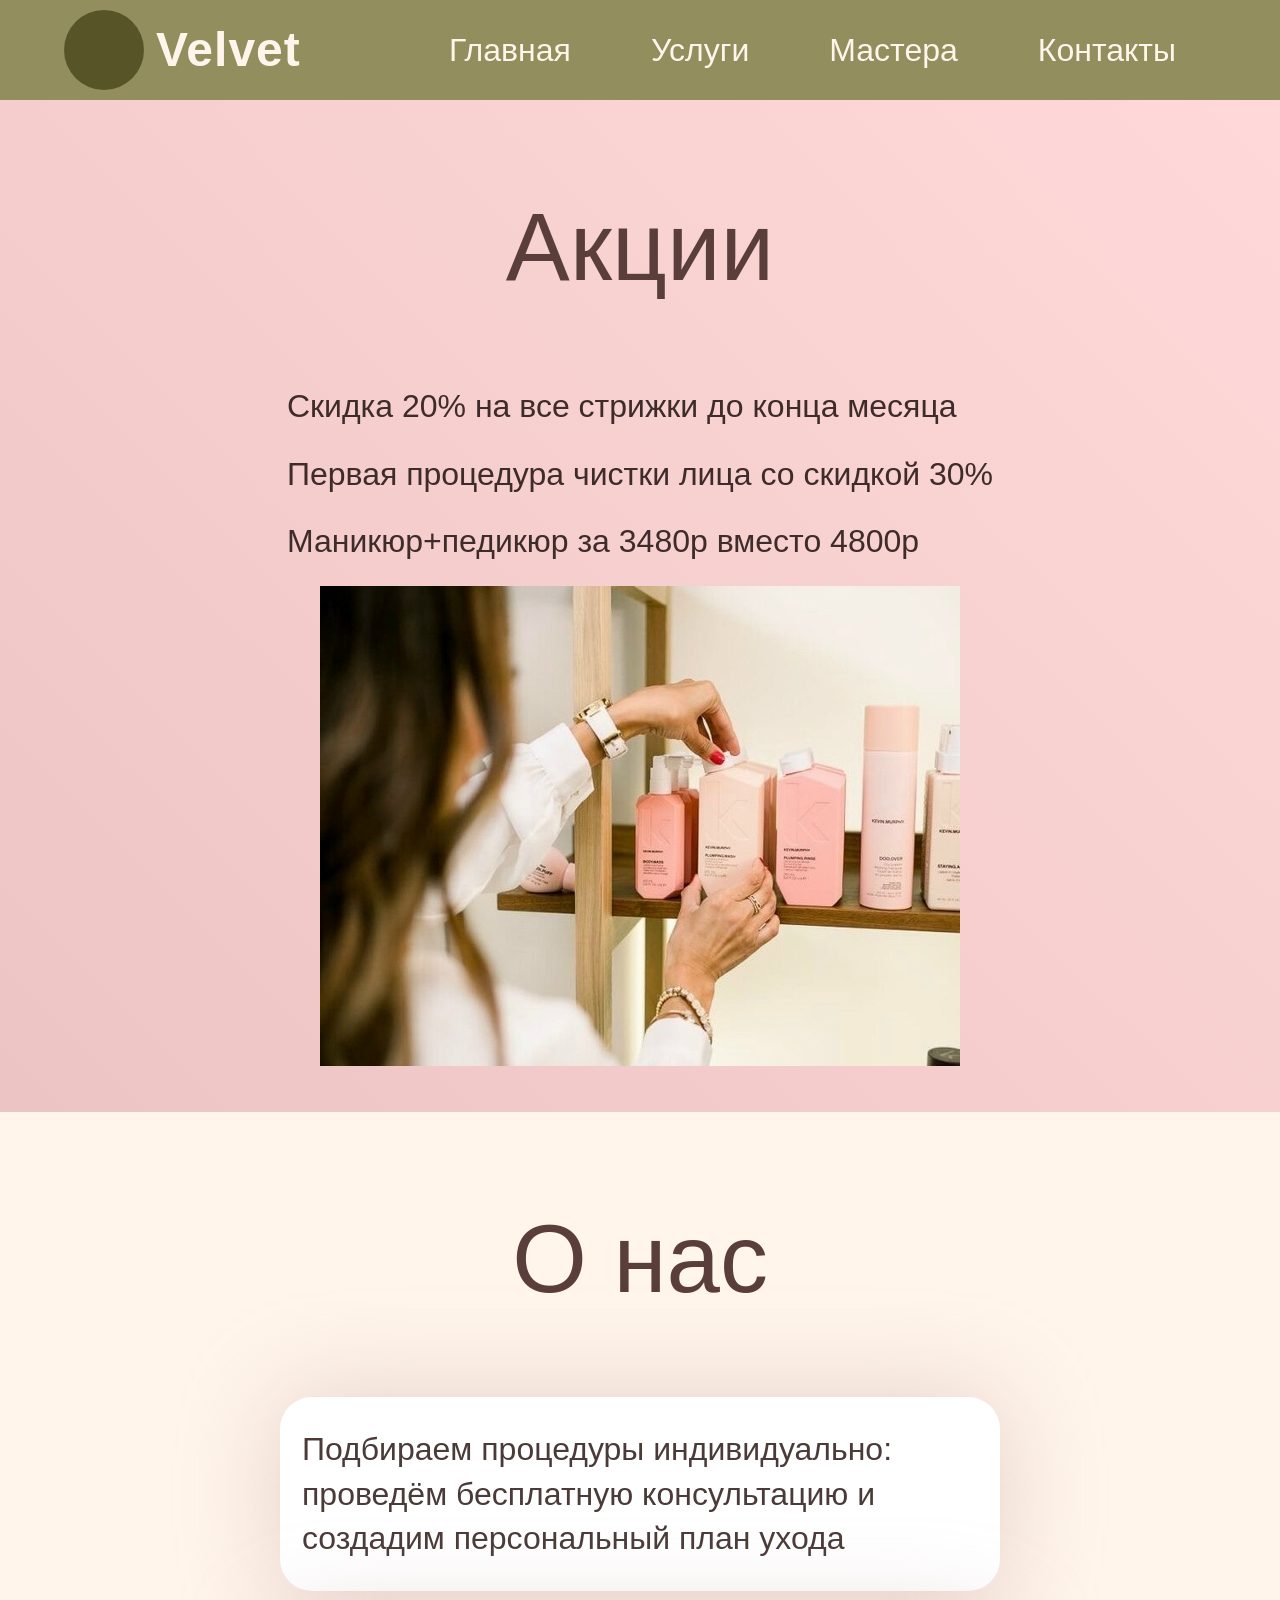
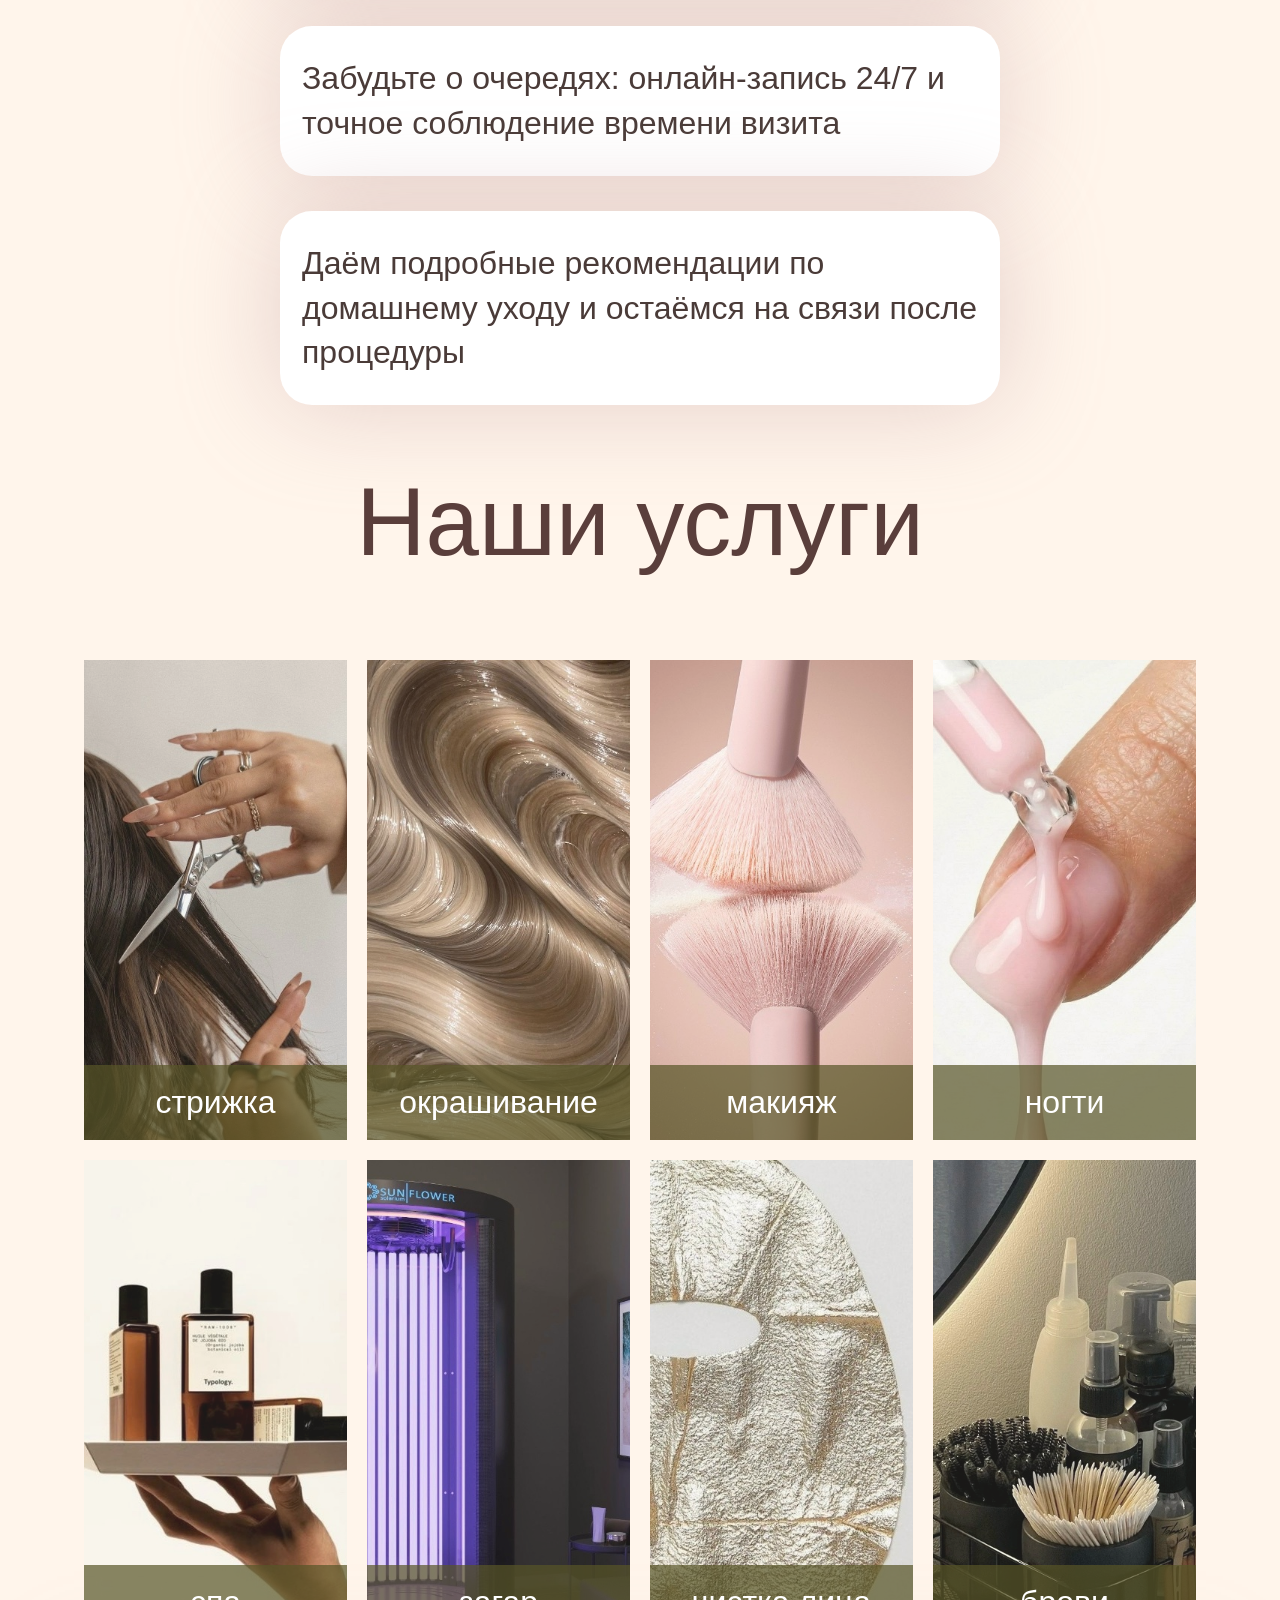
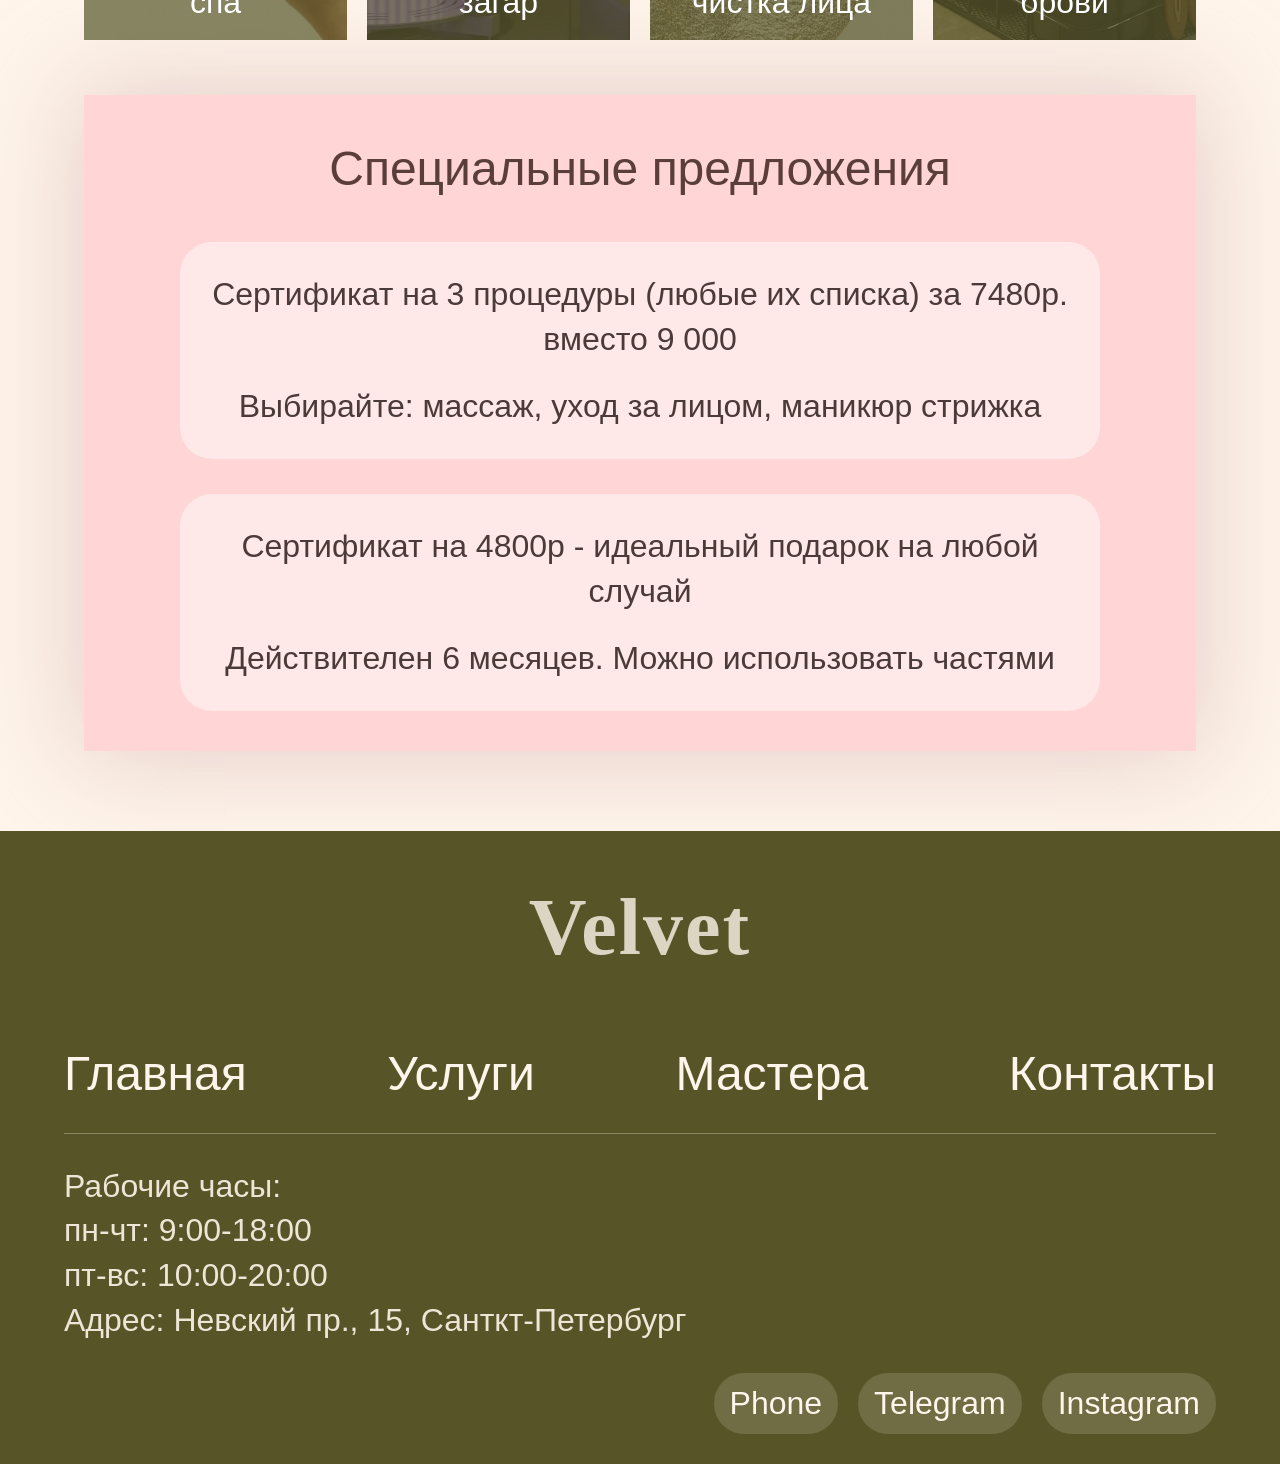
<file: index.html>
<!DOCTYPE html>
<html lang="ru">
<head>
    <meta charset="UTF-8">
    <meta name="viewport" content="width=device-width, initial-scale=1.0, user-scalable=yes">
    <title>Салон красоты</title>
    <link rel="stylesheet" href="style.css">
</head>
<body>
<header class="header">
    <div class="logo-area">
        <div class="logo"></div>
        <div class="site-title">Velvet</div>
    </div>

    <button class="burger-btn" id="burgerBtn" aria-label="Меню">
        <span></span>
        <span></span>
        <span></span>
    </button>

    <nav class="nav" id="mainNav">
        <a href="index.html" class="nav-link active">Главная</a>
    
        <a href="page1.html" class="nav-link">Услуги</a>
        <a href="page2.html" class="nav-link">Мастера</a>
        <a href="page3.html" class="nav-link">Контакты</a>
    </nav>
</header>

<div class="promo-block">
    <div class="promo-text" >
            <h2>Акции</h2>
            <p>Скидка 20% на все стрижки до конца месяца</p>
            <br>
            <p>Первая процедура чистки лица со скидкой 30%</p>
            <br>
            <p>Маникюр+педикюр за 3480р вместо 4800р</p>
            <br>
    </div>
    <div class="promo-image">
            <img src="header.jpg">
    </div>
    </div>


<div id="main-page">
    <div class="main">
    <h2 id="about">О нас</h2>
    <div class="about-section">
        <div class="cards-container">
            <div class="card">
                <p>Подбираем процедуры индивидуально: проведём бесплатную консультацию и создадим персональный план ухода</p>
            </div>
            <div class="card">
                <p>Забудьте о очередях: онлайн-запись 24/7 и точное соблюдение времени визита</p>
            </div>
            <div class="card">
                <p>Даём подробные рекомендации по домашнему уходу и остаёмся на связи после процедуры</p>
            </div>
        </div>
    </div>


    <h2>Наши услуги</h2>
    <div class="services-section">

        <div class="galleryServices">

            <div class="imgServices" >
                <img src="main1.jpg"width="480" height="480">
                <p>стрижка</p>
            </div>
              

            <div class="imgServices" >
                <img src="main2.jpg"width="480" height="480">
                <p>окрашивание</p>
            </div>
            <div class="imgServices">
                <img src="main3.jpg"width="480" height="480">
                <p>макияж</p>
            </div>
            <div class="imgServices">
                <img src="main4.jpg"width="480" height="480">
                <p>ногти</p>
            </div>
            <div class="imgServices">
                <img src="main5.jpg"width="480" height="480">
                <p>спа</p>
            </div>
            <div class="imgServices">
                <img src="main6.jpg"width="480" height="480">
                <p>загар</p>
            </div>
            <div class="imgServices">
                <img src="main7.jpg"width="480" height="480">
                <p>чистка лица</p>
            </div>
            <div class="imgServices">
                <img src="main8.jpg"width="480" height="480">
                <p>брови</p>
            </div>
        </div>
    </div>



<div class="special-section-wrapper">
    <h2 class="special-title">Специальные предложения</h2>
    <div class="special-section">
        <div class="card2">
            <p>Сертификат на 3 процедуры (любые их списка) за 7480р. вместо 9 000</p>
            <br>
            <p>Выбирайте: массаж, уход за лицом, маникюр стрижка</p>
        </div>
        <div class="card2">
            <p>Сертификат на 4800р - идеальный подарок на любой случай</p>
            <br>
            <p>Действителен 6 месяцев. Можно использовать частями </p>
        </div>
    </div>
</div>

</div>
</div>
<footer class="footer">
    <div class="footer-container">
        <div class="footer-logo">
            Velvet
        </div>
        
        <nav class="footer-nav">
            <a href="index.html" class="footer-nav-link">Главная</a>
            <a href="page1.html"  class="footer-nav-link">Услуги</a>
            <a href="page2.html"  class="footer-nav-link">Мастера</a>
            <a href="page3.html"  class="footer-nav-link">Контакты</a>
        </nav>
        
        <div class="footer-info">
            Рабочие часы: <br>
            пн-чт: 9:00-18:00 <br>
            пт-вс: 10:00-20:00 <br>
            Адрес: Невский пр., 15, Санткт-Петербург

        </div>
        
        <div class="footer-social">
            <a href="#" class="social-icon">Phone</a>
            <a href="#" class="social-icon">Telegram</a>
            <a href="#" class="social-icon">Instagram</a>
        </div>
    </div>
</footer>

<script>
    // Бургер-меню
    const burger = document.getElementById('burgerBtn');
    const navMenu = document.getElementById('mainNav');

    burger.addEventListener('click', function() {
        navMenu.classList.toggle('open');
        // Блокировка прокрутки при открытом меню (опционально)
        if (navMenu.classList.contains('open')) {
            document.body.style.overflow = 'hidden';
        } else {
            document.body.style.overflow = '';
        }
    });

    // Закрываем меню после клика по любой ссылке
    document.querySelectorAll('.nav a').forEach(link => {
        link.addEventListener('click', function() {
            if (window.innerWidth <= 768 && navMenu.classList.contains('open')) {
                navMenu.classList.remove('open');
                document.body.style.overflow = '';
            }
        });
    });

    // При изменении размера окна на десктоп — убираем класс open
    window.addEventListener('resize', function() {
        if (window.innerWidth > 768 && navMenu.classList.contains('open')) {
            navMenu.classList.remove('open');
            document.body.style.overflow = '';
        }
    });
</script>
</body>
</html>
</file>
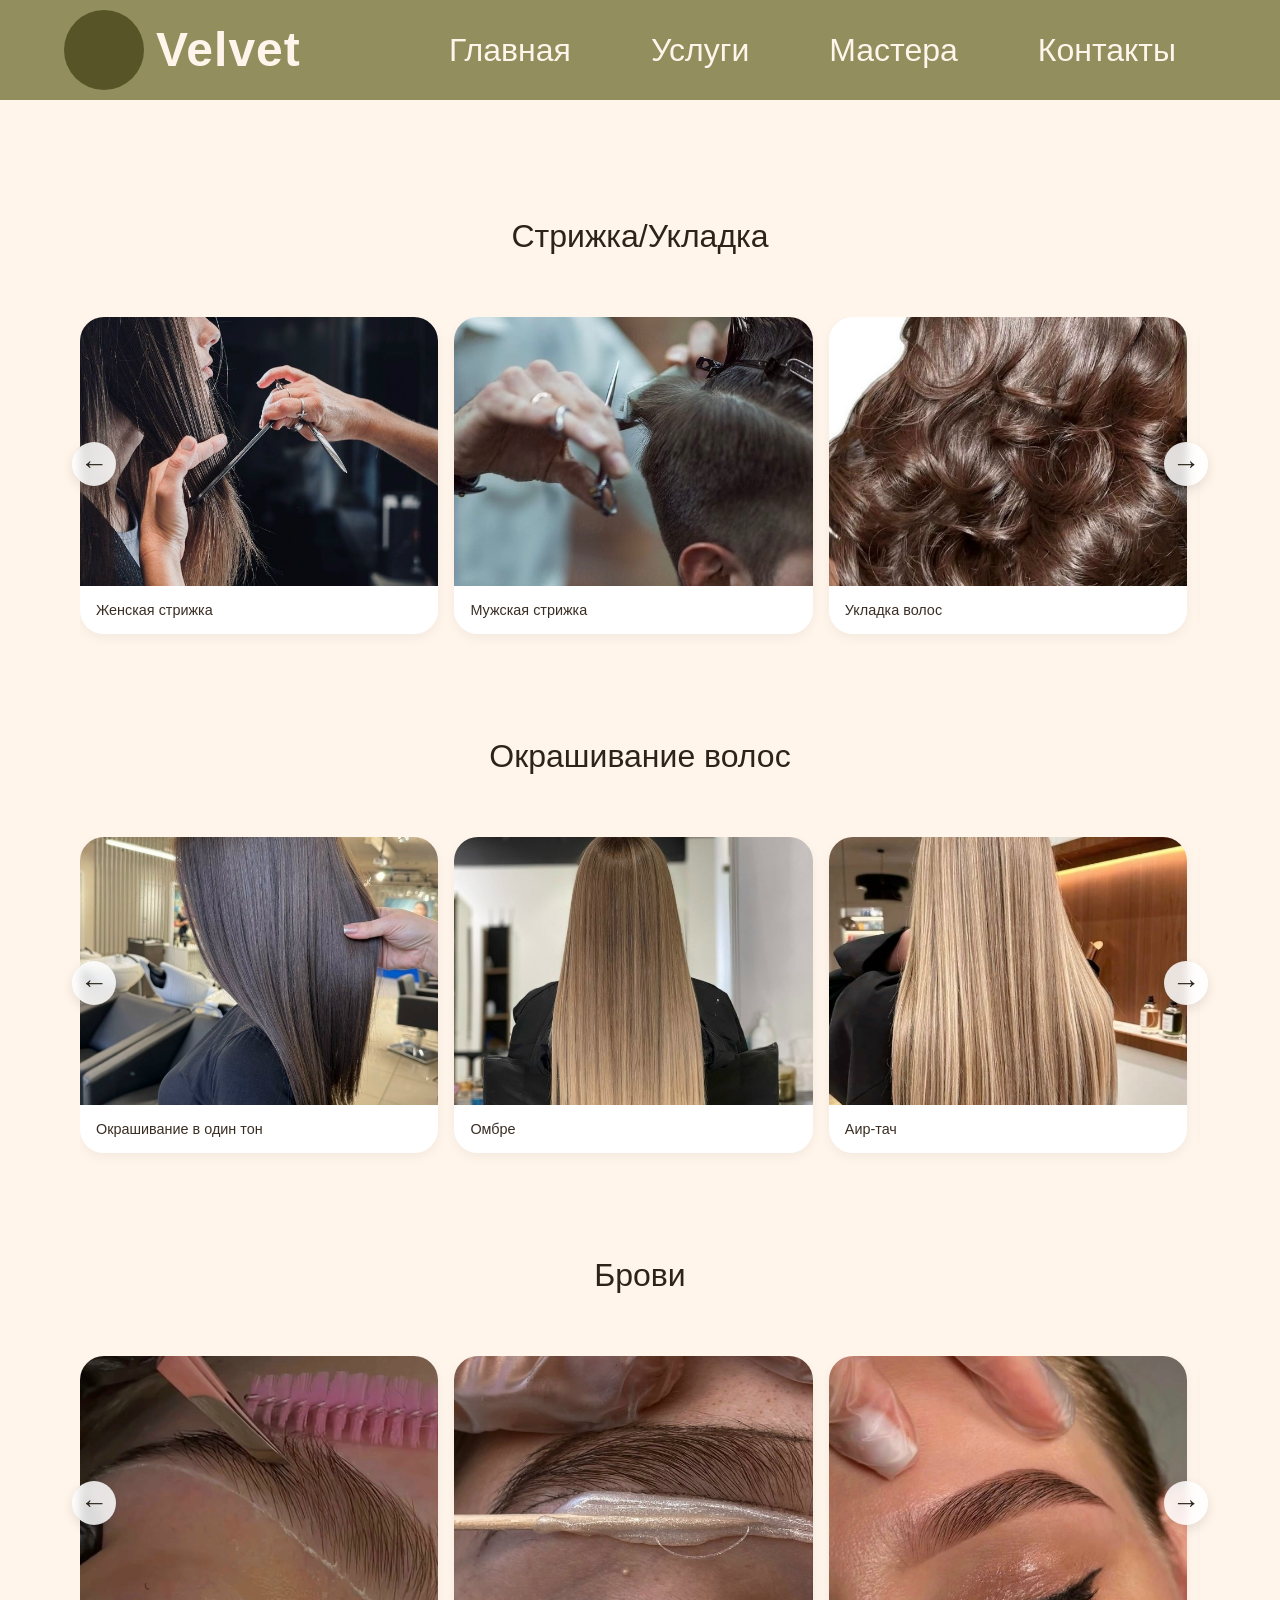
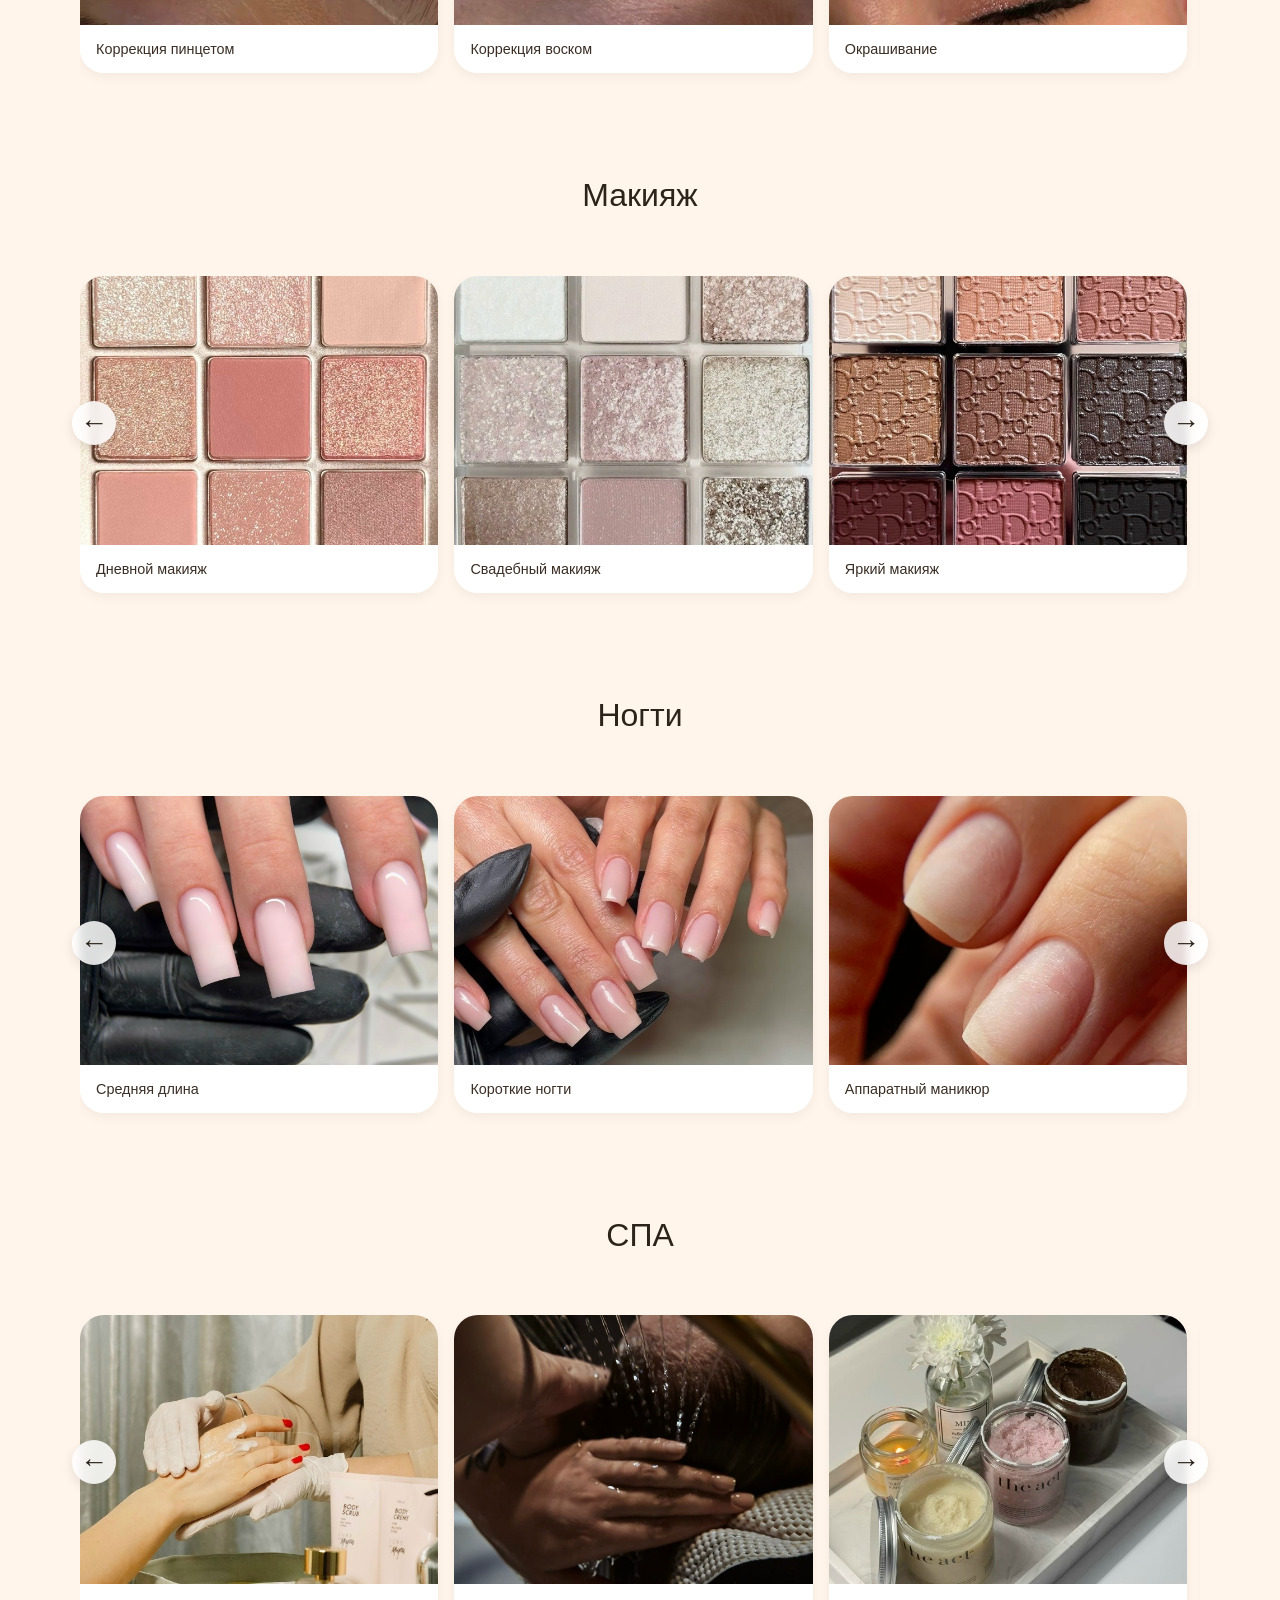
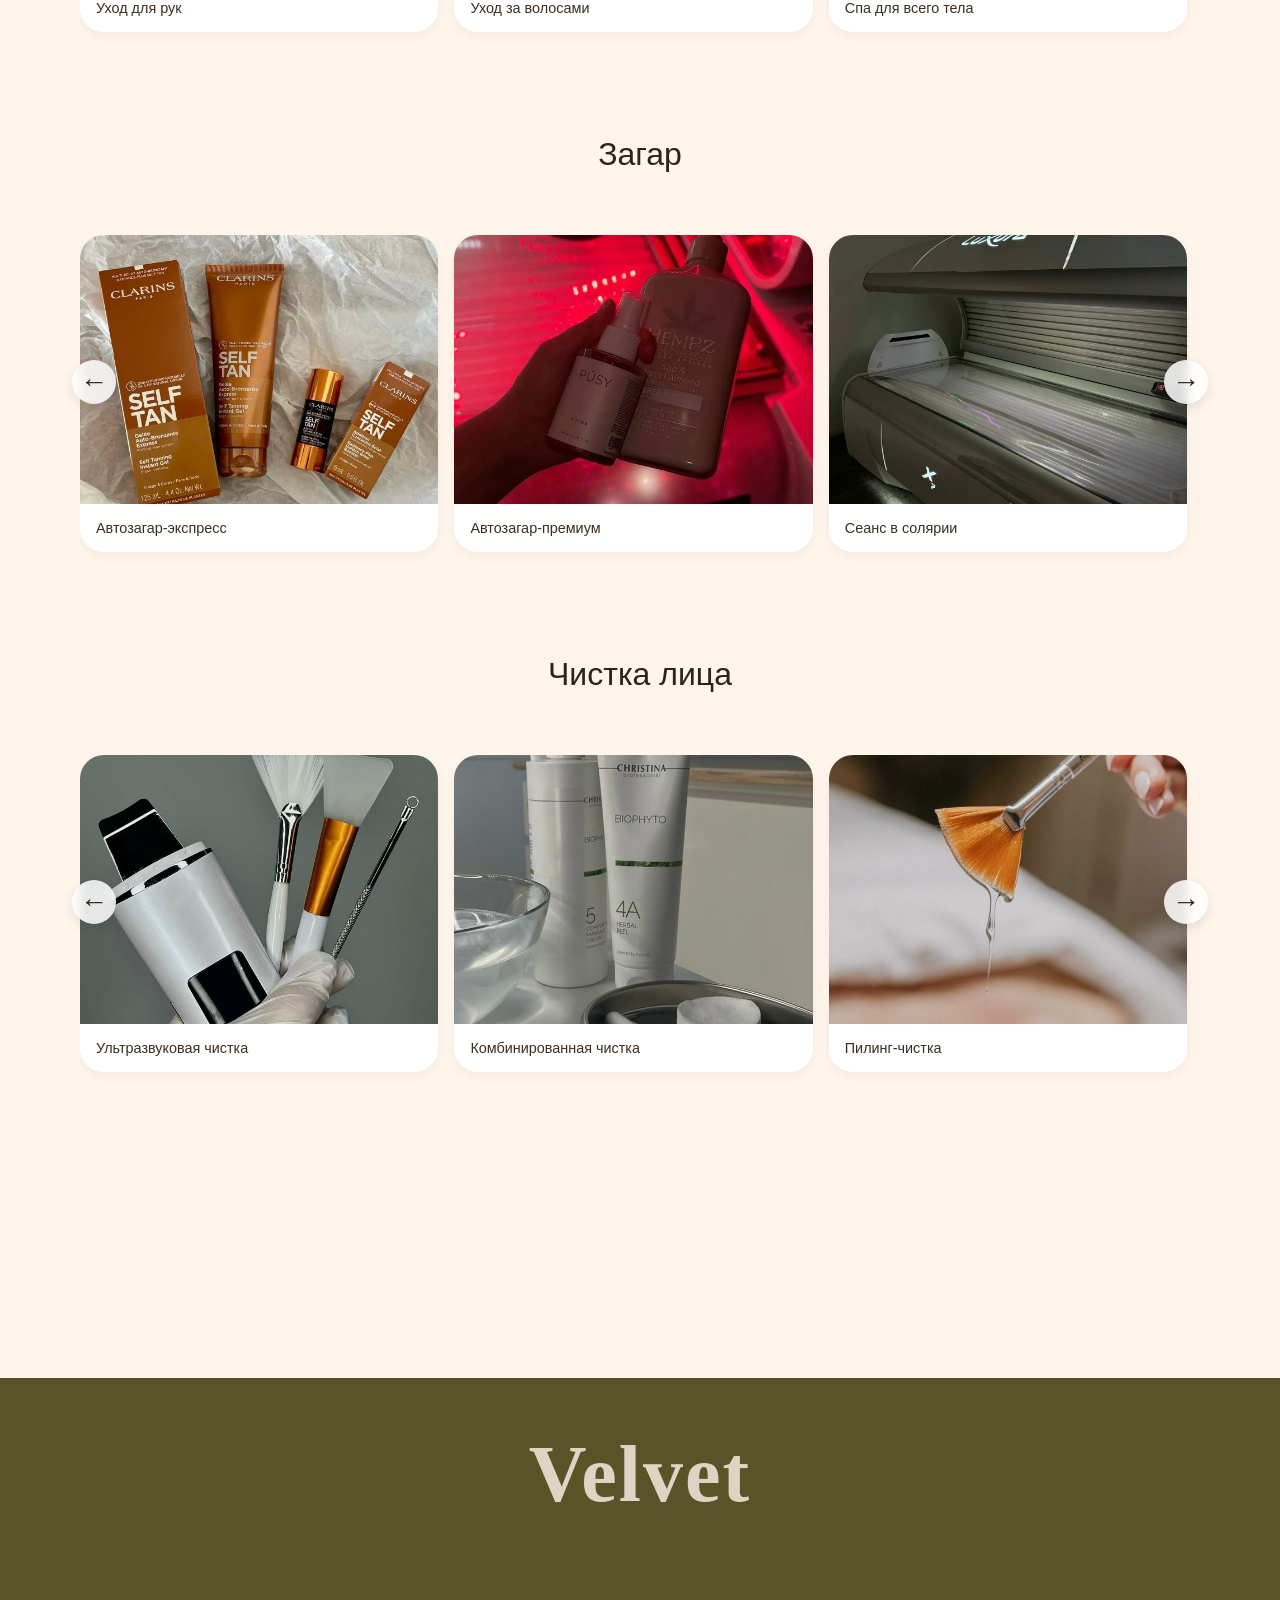
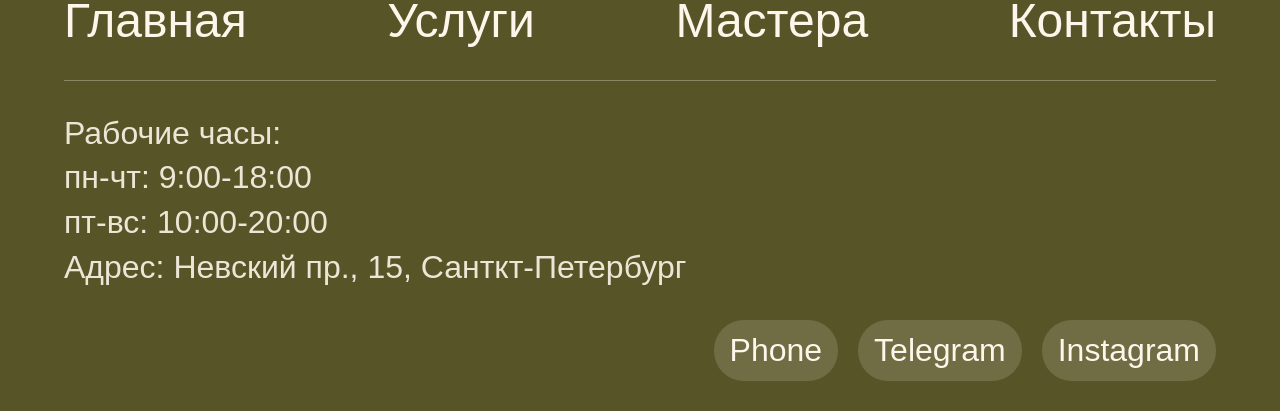
<file: page1.html>
<!DOCTYPE html>
<html lang="ru">
<head>
    <meta charset="UTF-8">
    <meta name="viewport" content="width=device-width, initial-scale=1.0, user-scalable=yes">
    <title>Салон красоты</title>
    <link rel="stylesheet" href="style.css">
</head>
<body>
<header class="header">
    <div class="logo-area">
        <div class="logo">
        </div>
        <div class="site-title">Velvet</div>
    </div>

    <button class="burger-btn" id="burgerBtn" aria-label="Меню">
        <span></span>
        <span></span>
        <span></span>
    </button>

    <nav class="nav" id="mainNav">
        <a href="index.html" class="nav-link active">Главная</a>
        <a href="page1.html" class="nav-link">Услуги</a>
        <a href="page2.html" class="nav-link">Мастера</a>
        <a href="page3.html" class="nav-link">Контакты</a>
    </nav>
</header>

<div class="services-container">
    <!-- Категория 1: Маникюр -->
    <div class="service-category">
        <div class="category-header">
            <h2>Стрижка/Укладка</h2>
        </div>
        <div class="carousel-wrapper">
            <div class="carousel" id="carousel1">
                <div class="carousel-slide">
                    <img src="haircut1.jpg" alt="Женская стрижка">
                    <div class="slide-caption">Женская стрижка</div>
                </div>
                <div class="carousel-slide">
                    <img src="haircut2.jpg" alt="Мужская стрижка">
                    <div class="slide-caption">Мужская стрижка</div>
                </div>
                <div class="carousel-slide">
                    <img src="haircut3.jpg" alt="Укладка волос">
                    <div class="slide-caption">Укладка волос</div>
                </div>
                <div class="carousel-slide">
                    <img src="haircut4.jpg" alt="Детская стрижка">
                    <div class="slide-caption">Детская стрижка</div>
                </div>
            </div>
            <button class="nav-btn btn-prev" data-carousel="carousel1">←</button>
            <button class="nav-btn btn-next" data-carousel="carousel1">→</button>
        </div>
    </div>

    <div class="service-category">
        <div class="category-header">
            <h2>Окрашивание волос</h2>
        </div>
        <div class="carousel-wrapper">
            <div class="carousel" id="carousel2">
                <div class="carousel-slide">
                    <img src="coloring1.jpg" alt="Окрашивание в один тон">
                    <div class="slide-caption">Окрашивание в один тон</div>
                </div>
                <div class="carousel-slide">
                    <img src="coloring2.jpg" alt="Омбре">
                    <div class="slide-caption">Омбре</div>
                </div>
                <div class="carousel-slide">
                    <img src="coloring3.jpg" alt="Аир-тач">
                    <div class="slide-caption">Аир-тач</div>
                </div>
                <div class="carousel-slide">
                    <img src="coloring4.jpg" alt="Балаяж">
                    <div class="slide-caption">Балаяж</div>
                </div>
            </div>
            <button class="nav-btn btn-prev" data-carousel="carousel2">←</button>
            <button class="nav-btn btn-next" data-carousel="carousel2">→</button>
        </div>
    </div>

    <div class="service-category">
        <div class="category-header">
            <h2>Брови</h2>
        </div>
        <div class="carousel-wrapper">
            <div class="carousel" id="carousel3">
                <div class="carousel-slide">
                    <img src="brows1.jpg" alt="Коррекция пинцетом">
                    <div class="slide-caption">Коррекция пинцетом</div>
                </div>
                <div class="carousel-slide">
                    <img src="brows2.jpg" alt="Коррекция воском">
                    <div class="slide-caption">Коррекция воском</div>
                </div>
                <div class="carousel-slide">
                    <img src="brows3.jpg" alt="Окрашивание">
                    <div class="slide-caption">Окрашивание</div>
                </div>
                <div class="carousel-slide">
                    <img src="brows4.jpg" alt="Долговременная укладка">
                    <div class="slide-caption">Долговременная укладка</div>
                </div>
            </div>
            <button class="nav-btn btn-prev" data-carousel="carousel3">←</button>
            <button class="nav-btn btn-next" data-carousel="carousel3">→</button>
        </div>
    </div>

    <div class="service-category">
        <div class="category-header">
            <h2>Макияж</h2>
        </div>
        <div class="carousel-wrapper">
            <div class="carousel" id="carousel4">
                <div class="carousel-slide">
                    <img src="makeup1.jpg" alt="Дневной макияж">
                    <div class="slide-caption">Дневной макияж</div>
                </div>
                <div class="carousel-slide">
                    <img src="makeup2.jpg" alt="Свадебный макияж">
                    <div class="slide-caption">Свадебный макияж</div>
                </div>
                <div class="carousel-slide">
                    <img src="makeup3.jpg" alt="Яркиц макияж">
                    <div class="slide-caption">Яркий макияж</div>
                </div>
                <div class="carousel-slide">
                    <img src="makeup4.jpg" alt="Вечерний макияж">
                    <div class="slide-caption">Вечерний макияж</div>
                </div>
            </div>
            <button class="nav-btn btn-prev" data-carousel="carousel4">←</button>
            <button class="nav-btn btn-next" data-carousel="carousel4">→</button>
        </div>
    </div>

    <div class="service-category">
        <div class="category-header">
            <h2>Ногти</h2>
        </div>
        <div class="carousel-wrapper">
            <div class="carousel" id="carousel5">
                <div class="carousel-slide">
                    <img src="nails1.jpg" alt="Средняя длина">
                    <div class="slide-caption">Средняя длина</div>
                </div>
                <div class="carousel-slide">
                    <img src="nails2.jpg" alt="Короткие ногти">
                    <div class="slide-caption">Короткие ногти</div>
                </div>
                <div class="carousel-slide">
                    <img src="nails3.jpg" alt="Аппаратный маникюр">
                    <div class="slide-caption">Аппаратный маникюр</div>
                </div>
                <div class="carousel-slide">
                    <img src="nails4.jpg" alt="Длинные ногти">
                    <div class="slide-caption">Длинные ногти</div>
                </div>
            </div>
            <button class="nav-btn btn-prev" data-carousel="carousel5">←</button>
            <button class="nav-btn btn-next" data-carousel="carousel5">→</button>
        </div>
    </div>

    <div class="service-category">
        <div class="category-header">
            <h2>СПА</h2>
        </div>
        <div class="carousel-wrapper">
            <div class="carousel" id="carousel5">
                <div class="carousel-slide">
                    <img src="spa1.jpg" alt="Уход для рук">
                    <div class="slide-caption">Уход для рук</div>
                </div>
                <div class="carousel-slide">
                    <img src="spa2.jpg" alt="Уход за волосами">
                    <div class="slide-caption">Уход за волосами</div>
                </div>
                <div class="carousel-slide">
                    <img src="spa3.jpg" alt="Спа для всего тела">
                    <div class="slide-caption">Спа для всего тела</div>
                </div>
                <div class="carousel-slide">
                    <img src="spa4.jpg" alt="Спа для ног">
                    <div class="slide-caption">Спа для ног</div>
                </div>
            </div>
            <button class="nav-btn btn-prev" data-carousel="carousel5">←</button>
            <button class="nav-btn btn-next" data-carousel="carousel5">→</button>
        </div>
    </div>

    <div class="service-category">
        <div class="category-header">
            <h2>Загар</h2>
        </div>
        <div class="carousel-wrapper">
            <div class="carousel" id="carousel5">
                <div class="carousel-slide">
                    <img src="tan1.jpg" alt="Автозагар-экспресс">
                    <div class="slide-caption">Автозагар-экспресс</div>
                </div>
                <div class="carousel-slide">
                    <img src="tan2.jpg" alt="Автозагар-премиум">
                    <div class="slide-caption">Автозагар-премиум</div>
                </div>
                <div class="carousel-slide">
                    <img src="tan3.jpg" alt="Сеанс в солярии">
                    <div class="slide-caption">Сеанс в солярии</div>
                </div>
                <div class="carousel-slide">
                    <img src="tan4.jpg" alt="Абонемент на 10 сеансов">
                    <div class="slide-caption">Абонемент на 10 сеансов</div>
                </div>
            </div>
            <button class="nav-btn btn-prev" data-carousel="carousel5">←</button>
            <button class="nav-btn btn-next" data-carousel="carousel5">→</button>
        </div>
    </div>

    <div class="service-category">
        <div class="category-header">
            <h2>Чистка лица</h2>
        </div>
        <div class="carousel-wrapper">
            <div class="carousel" id="carousel5">
                <div class="carousel-slide">
                    <img src="face1.jpg" alt="Ультразвуковая чистка">
                    <div class="slide-caption">Ультразвуковая чистка</div>
                </div>
                <div class="carousel-slide">
                    <img src="face2.jpg" alt="Комбинированная чистка">
                    <div class="slide-caption">Комбинированная чистка</div>
                </div>
                <div class="carousel-slide">
                    <img src="face3.jpg" alt="Пилинг-чистка">
                    <div class="slide-caption">Пилинг-чистка</div>
                </div>
                <div class="carousel-slide">
                    <img src="face4.jpg" alt="Чистка с маской">
                    <div class="slide-caption">Чистка с маской</div>
                </div>
            </div>
            <button class="nav-btn btn-prev" data-carousel="carousel5">←</button>
            <button class="nav-btn btn-next" data-carousel="carousel5">→</button>
        </div>
    </div>
</div>


</div>
</div>
<footer class="footer">
    <div class="footer-container">
        <div class="footer-logo">
            Velvet
        </div>
        
        <nav class="footer-nav">
            <a href="index.html" class="footer-nav-link">Главная</a>
            <a href="page1.html"  class="footer-nav-link">Услуги</a>
            <a href="page2.html"  class="footer-nav-link">Мастера</a>
            <a href="page3.html"  class="footer-nav-link">Контакты</a>
        </nav>
        
        <div class="footer-info">
            Рабочие часы: <br>
            пн-чт: 9:00-18:00 <br>
            пт-вс: 10:00-20:00 <br>
            Адрес: Невский пр., 15, Санткт-Петербург

        </div>
        
        <div class="footer-social">
            <a href="#" class="social-icon">Phone</a>
            <a href="#" class="social-icon">Telegram</a>
            <a href="#" class="social-icon">Instagram</a>
        </div>
    </div>
</footer>
<script>
    // Бургер-меню
    const burger = document.getElementById('burgerBtn');
    const navMenu = document.getElementById('mainNav');

    burger.addEventListener('click', function() {
        navMenu.classList.toggle('open');
        // Блокировка прокрутки при открытом меню (опционально)
        if (navMenu.classList.contains('open')) {
            document.body.style.overflow = 'hidden';
        } else {
            document.body.style.overflow = '';
        }
    });

    // Закрываем меню после клика по любой ссылке
    document.querySelectorAll('.nav a').forEach(link => {
        link.addEventListener('click', function() {
            if (window.innerWidth <= 768 && navMenu.classList.contains('open')) {
                navMenu.classList.remove('open');
                document.body.style.overflow = '';
            }
        });
    });

    // При изменении размера окна на десктоп — убираем класс open
    window.addEventListener('resize', function() {
        if (window.innerWidth > 768 && navMenu.classList.contains('open')) {
            navMenu.classList.remove('open');
            document.body.style.overflow = '';
        }
    });
</script>
<script>
    // Универсальная функция для всех каруселей
    function initCarousel(carouselId, dotsId) {
        const carousel = document.getElementById(carouselId);
        if (!carousel) return;
        
        const prevBtn = document.querySelector(`.btn-prev[data-carousel="${carouselId}"]`);
        const nextBtn = document.querySelector(`.btn-next[data-carousel="${carouselId}"]`);
        const dotsContainer = document.getElementById(dotsId);
        const slides = Array.from(carousel.children);
        
        if (!slides.length) return;
        
           
        function updateActiveDot() {
            if (!dotsContainer) return;
            const scrollLeft = carousel.scrollLeft;
            let accumulated = 0;
            const gap = parseFloat(getComputedStyle(carousel).gap);
            let activeIndex = 0;
            
            for (let i = 0; i < slides.length; i++) {
                const slideWidth = slides[i].offsetWidth;
                const start = accumulated;
                const end = accumulated + slideWidth;
                if (scrollLeft >= start - slideWidth/2 && scrollLeft < end + slideWidth/2) {
                    activeIndex = i;
                    break;
                }
                accumulated += slideWidth + gap;
            }
            
            const dots = dotsContainer.querySelectorAll('.dot');
            dots.forEach((dot, idx) => {
                if (idx === activeIndex) dot.classList.add('active');
                else dot.classList.remove('active');
            });
        }
        
        // Кнопки прокрутки
        const scrollStep = () => {
            const slideWidth = slides[0]?.offsetWidth || 300;
            const gap = parseFloat(getComputedStyle(carousel).gap) || 16;
            return slideWidth + gap;
        };
        
        prevBtn?.addEventListener('click', () => {
            carousel.scrollBy({ left: -scrollStep(), behavior: 'smooth' });
            setTimeout(updateActiveDot, 200);
        });
        
        nextBtn?.addEventListener('click', () => {
            carousel.scrollBy({ left: scrollStep(), behavior: 'smooth' });
            setTimeout(updateActiveDot, 200);
        });
        
        carousel.addEventListener('scroll', updateActiveDot);
        window.addEventListener('resize', () => {
            updateActiveDot();
        });
        
        updateActiveDot();
    }
    
    // Запускаем для каждой карусели
    initCarousel('carousel1');
    initCarousel('carousel2');
    initCarousel('carousel3');
    initCarousel('carousel4');
    initCarousel('carousel5');
    initCarousel('carousel6');
    initCarousel('carousel7');
    initCarousel('carousel8');
</script>
</body>
</html>
</file>
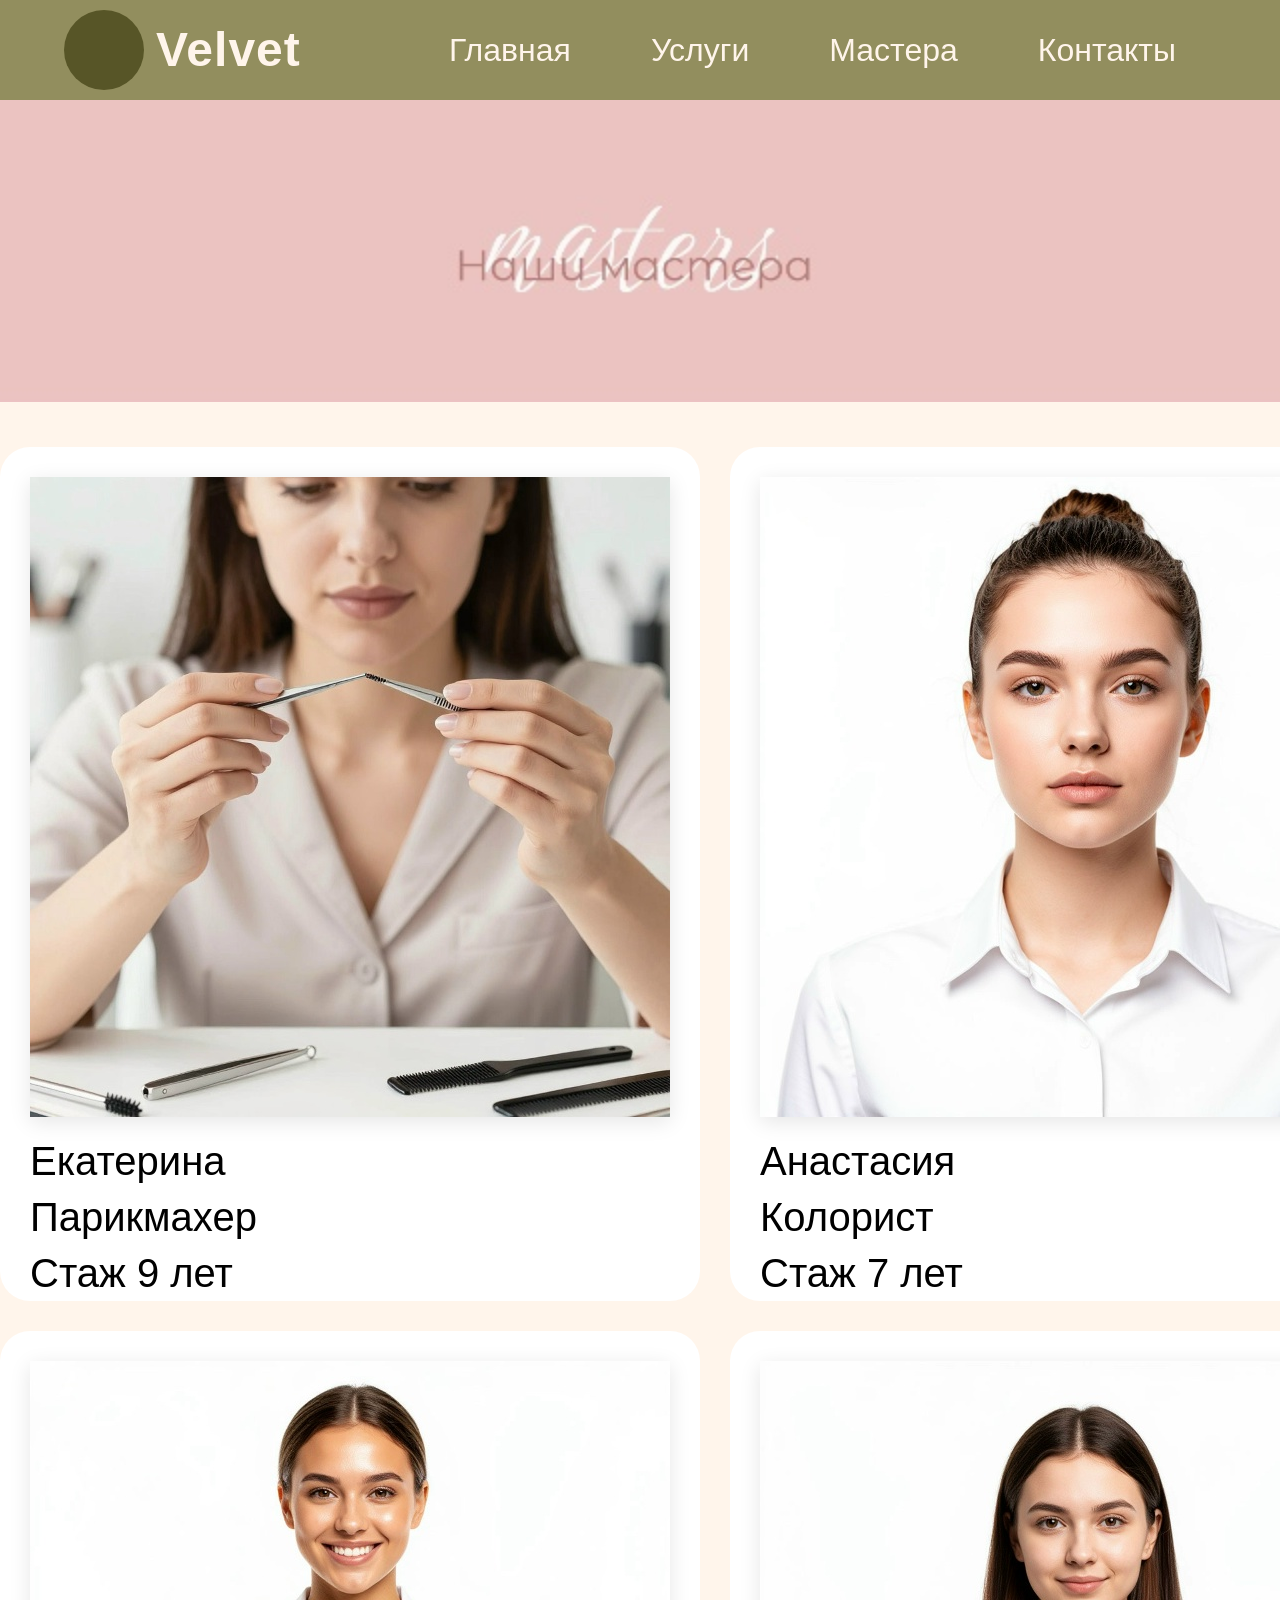
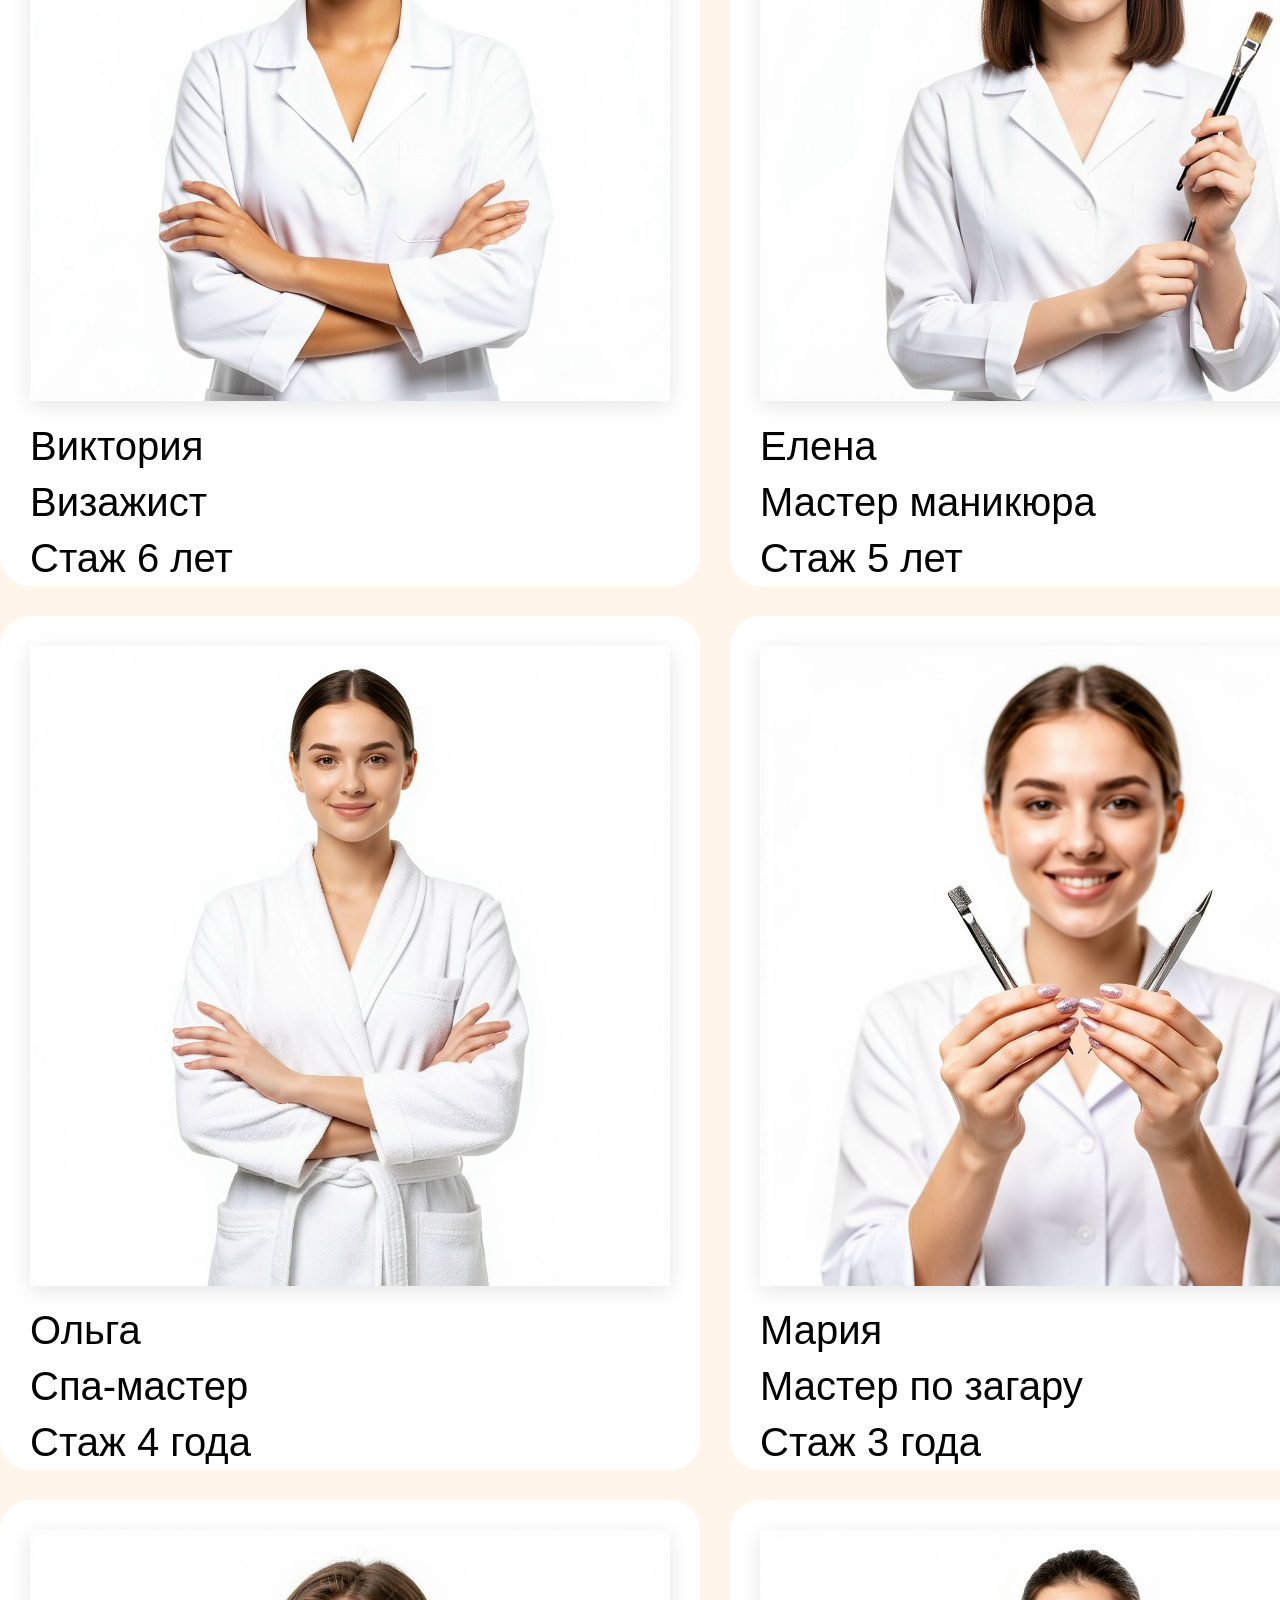
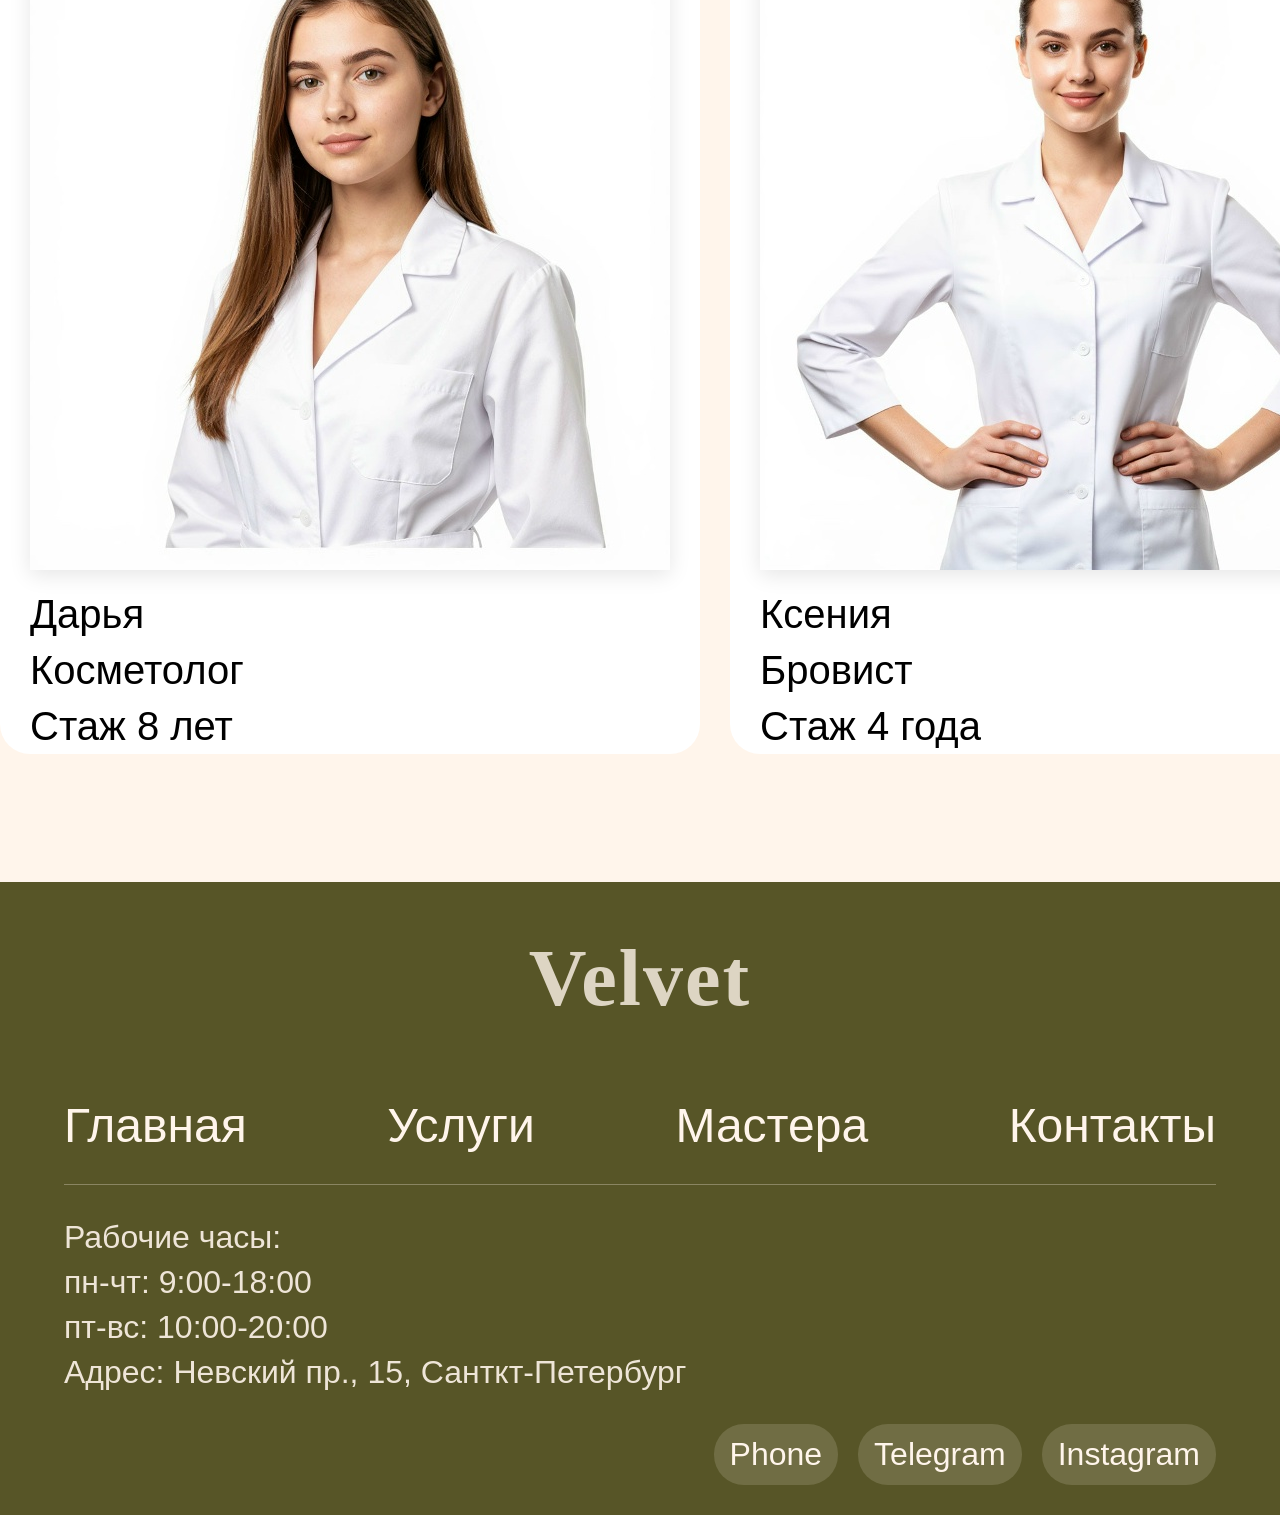
<file: page2.html>
<!DOCTYPE html>
<html lang="ru">
<head>
    <meta charset="UTF-8">
    <meta name="viewport" content="width=device-width, initial-scale=1.0, user-scalable=yes">
    <title>Салон красоты</title>
    <link rel="stylesheet" href="style.css">
</head>
<body>
<header class="header">
    <div class="logo-area">
        <div class="logo"></div>
        <div class="site-title">Velvet</div>
    </div>

    <button class="burger-btn" id="burgerBtn" aria-label="Меню">
        <span></span>
        <span></span>
        <span></span>
    </button>

    <nav class="nav" id="mainNav">
        <a href="index.html" class="nav-link active">Главная</a>
        
        <a href="page1.html" class="nav-link">Услуги</a>
        <a href="page2.html" class="nav-link">Мастера</a>
        <a href="page3.html" class="nav-link">Контакты</a>
    </nav>
</header>
<div class="master">
    <img src="header_master.jpg" width="100%">
</div>
<div class="masters-section">
    <div class="master-grid">
        <div class="master-card">
            <img src="master1.jpg">
            <p>Екатерина</p>
            <p>Парикмахер</p>
            <p>Стаж 9 лет</p>
        </div>
        <div class="master-card">
            <img src="master2.jpg">
            <p>Анастасия</p>
            <p>Колорист</p>
            <p>Стаж 7 лет</p>
        </div>
        <div class="master-card">
            <img src="master3.jpg">
            <p>Виктория</p>
            <p>Визажист</p>
            <p>Стаж 6 лет</p>
        </div>
        <div class="master-card">
            <img src="master4.jpg">
            <p>Елена</p>
            <p>Мастер маникюра</p>
            <p>Стаж 5 лет</p>
        </div>
        <div class="master-card">
            <img src="master5.jpg">
            <p>Ольга</p>
            <p>Спа-мастер</p>
            <p>Стаж 4 года</p>
        </div>
        <div class="master-card">
            <img src="master6.jpg">
            <p>Мария</p>
            <p>Мастер по загару</p>
            <p>Стаж 3 года</p>
        </div>
        <div class="master-card">
            <img src="master7.jpg">
            <p>Дарья</p>
            <p>Косметолог</p>
            <p>Стаж 8 лет</p>
        </div>
        <div class="master-card">
            <img src="master8.jpg">
            <p>Ксения</p>
            <p>Бровист</p>
            <p>Стаж 4 года</p>
        </div>
    </div>
</div>

<footer class="footer">
    <div class="footer-container">
        <div class="footer-logo">
            Velvet
        </div>
        
        <nav class="footer-nav">
            <a href="index.html" class="footer-nav-link">Главная</a>
            <a href="page1.html"  class="footer-nav-link">Услуги</a>
            <a href="page2.html"  class="footer-nav-link">Мастера</a>
            <a href="page3.html"  class="footer-nav-link">Контакты</a>
        </nav>
        
        <div class="footer-info">
            Рабочие часы: <br>
            пн-чт: 9:00-18:00 <br>
            пт-вс: 10:00-20:00 <br>
            Адрес: Невский пр., 15, Санткт-Петербург

        </div>
        
        <div class="footer-social">
            <a href="#" class="social-icon">Phone</a>
            <a href="#" class="social-icon">Telegram</a>
            <a href="#" class="social-icon">Instagram</a>
        </div>
    </div>
</footer>
<script>
    // Бургер-меню
    const burger = document.getElementById('burgerBtn');
    const navMenu = document.getElementById('mainNav');

    burger.addEventListener('click', function() {
        navMenu.classList.toggle('open');
        // Блокировка прокрутки при открытом меню (опционально)
        if (navMenu.classList.contains('open')) {
            document.body.style.overflow = 'hidden';
        } else {
            document.body.style.overflow = '';
        }
    });

    // Закрываем меню после клика по любой ссылке
    document.querySelectorAll('.nav a').forEach(link => {
        link.addEventListener('click', function() {
            if (window.innerWidth <= 768 && navMenu.classList.contains('open')) {
                navMenu.classList.remove('open');
                document.body.style.overflow = '';
            }
        });
    });

    // При изменении размера окна на десктоп — убираем класс open
    window.addEventListener('resize', function() {
        if (window.innerWidth > 768 && navMenu.classList.contains('open')) {
            navMenu.classList.remove('open');
            document.body.style.overflow = '';
        }
    });
</script>
</body>
</html>
</file>
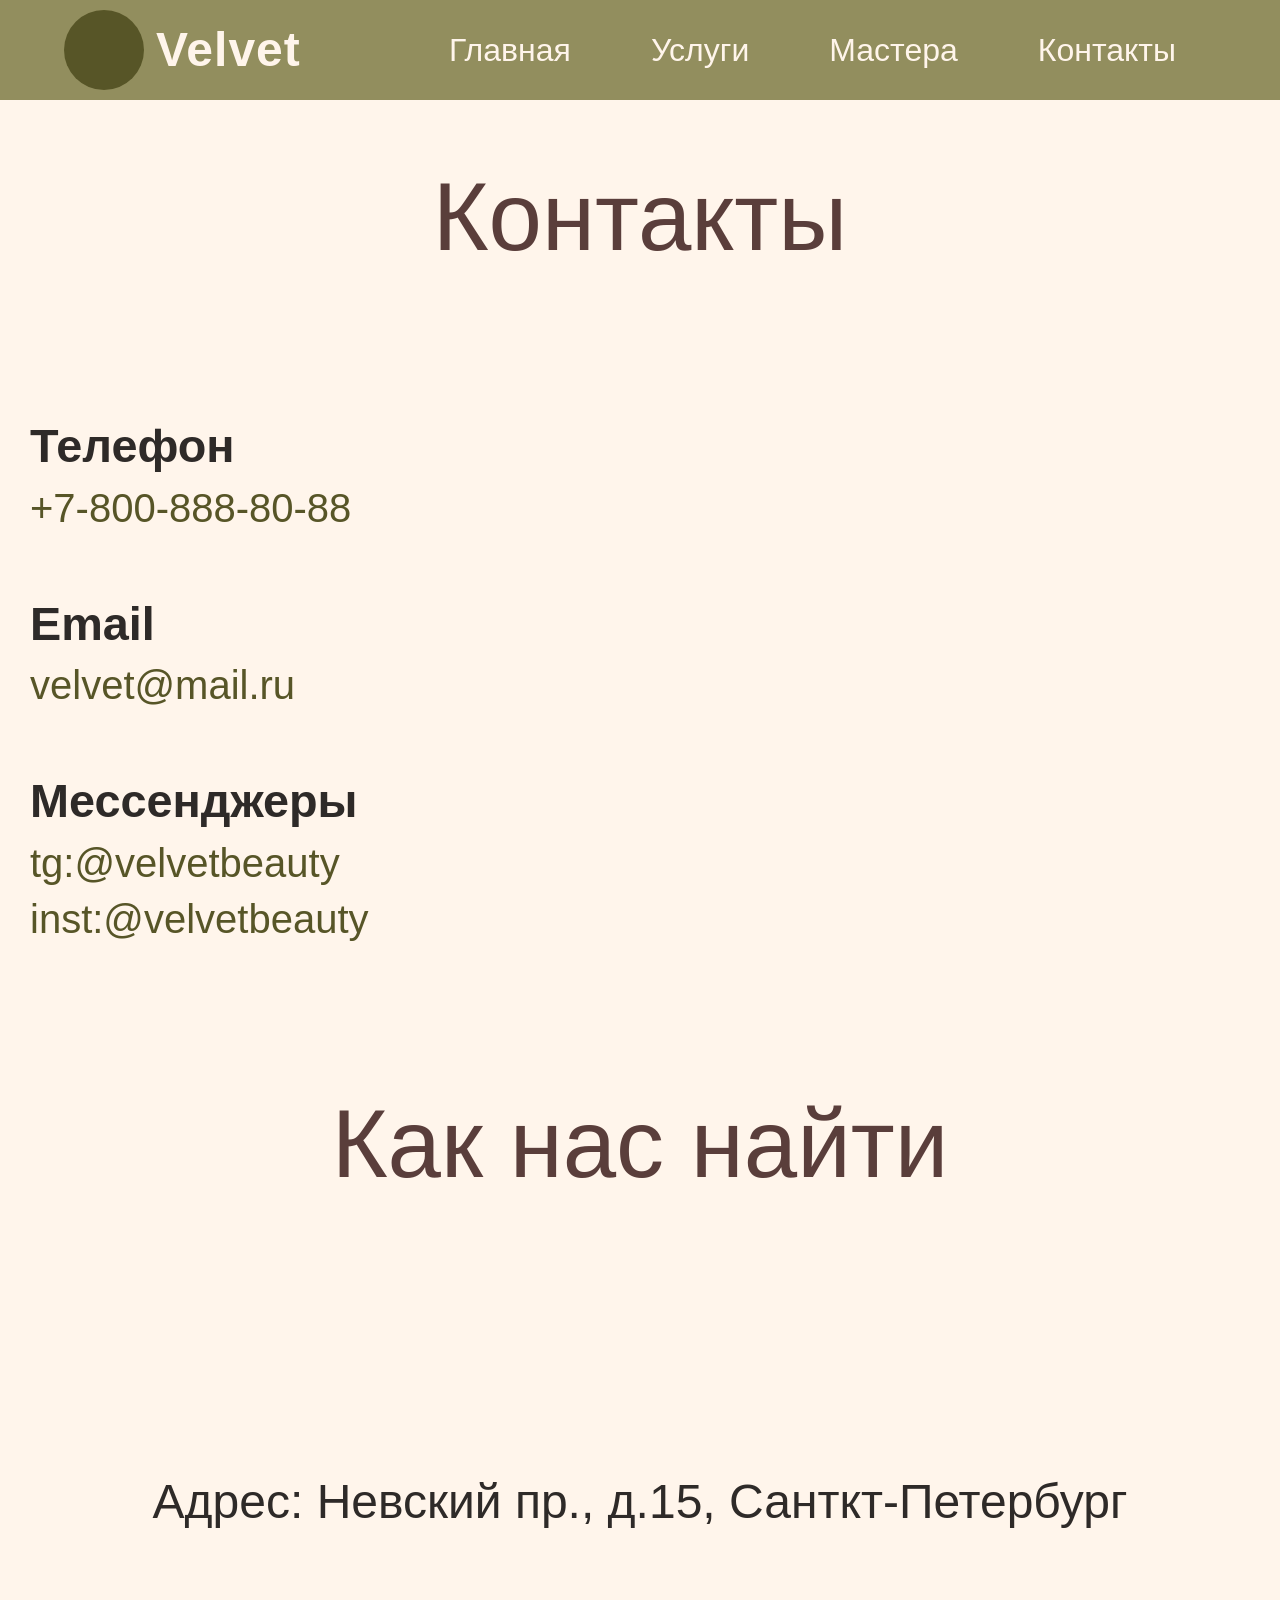
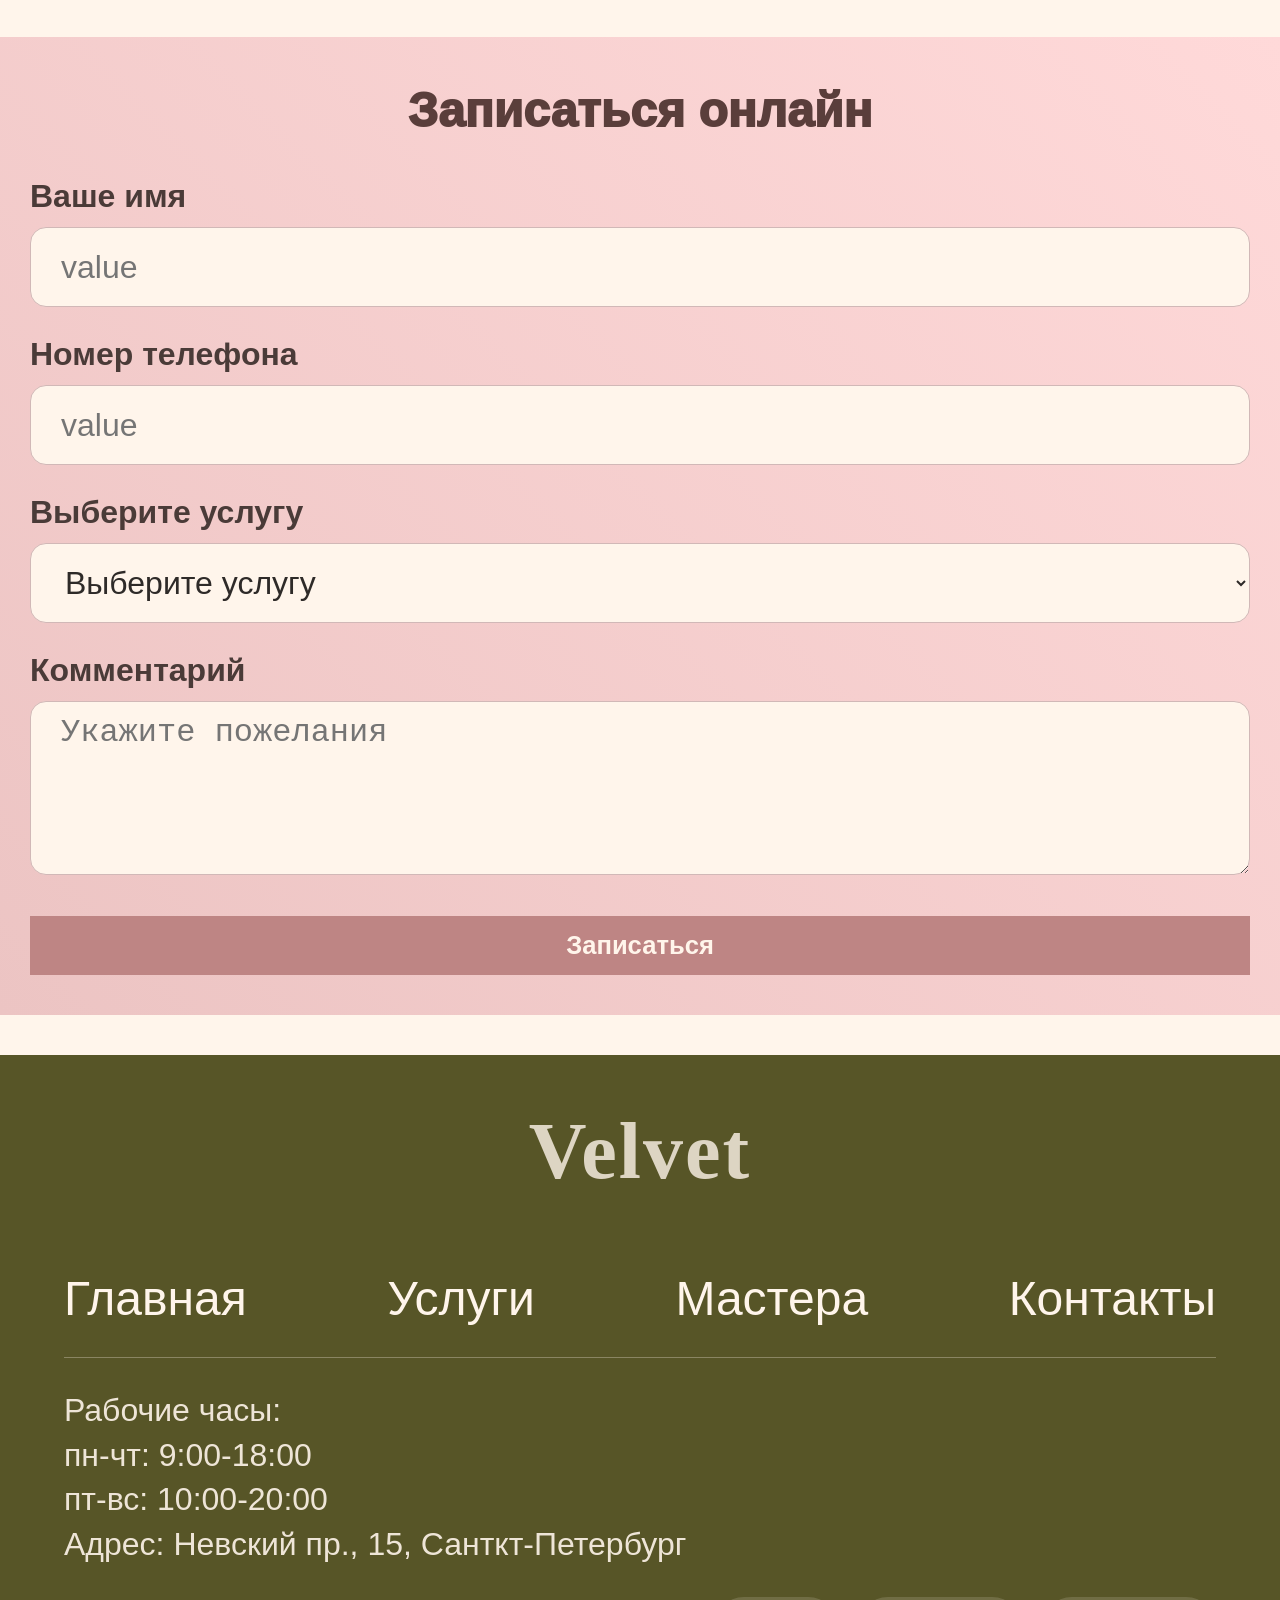
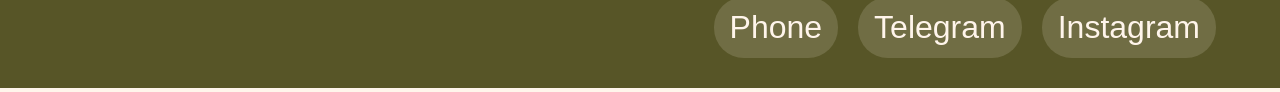
<file: page3.html>
<!DOCTYPE html>
<html lang="ru">
<head>
    <meta charset="UTF-8">
    <meta name="viewport" content="width=device-width, initial-scale=1.0, user-scalable=yes">
    <title>Салон красоты</title>
    <link rel="stylesheet" href="style.css">
</head>
<body>
<header class="header">
    <div class="logo-area">
        <div class="logo"></div>
        <div class="site-title">Velvet</div>
    </div>

    <button class="burger-btn" id="burgerBtn" aria-label="Меню">
        <span></span>
        <span></span>
        <span></span>
    </button>

    <nav class="nav" id="mainNav">
        <a href="index.html" class="nav-link active">Главная</a>
        
        <a href="page1.html" class="nav-link">Услуги</a>
        <a href="page2.html" class="nav-link">Мастера</a>
        <a href="page3.html" class="nav-link">Контакты</a>
    </nav>
</header>

<h2>Контакты</h2>
<div class="contact">
    <h3>Телефон</h3>
    <p> +7-800-888-80-88</p>
    <br>
    <h3>Email</h3>
    <p>velvet@mail.ru</p>
    <br>
    <h3>Мессенджеры</h3>
    <p>tg:@velvetbeauty</p>
    <p>inst:@velvetbeauty</p>
</div>

<h2>Как нас найти</h2>
<div class="map-section">
    <div class="map">
        <iframe src="https://yandex.ru/map-widget/v1/?um=constructor%3A7141ad633d93d48f64782849d730bd1ae3536e316f2ca4b2639c0c9eac43344c&amp;source=constructor"  frameborder="0"></iframe>
    </div>
    <p> Адрес: Невский пр., д.15, Санткт-Петербург</p>
</div>
<div class="booking-form-wrapper">
    <h3 class="form-title">Записаться онлайн</h3>
    
    <form class="booking-form" id="appointmentForm">
        <div class="form-group">
            <label for="clientName" class="form-label">Ваше имя</label>
            <input
                type="text"
                id="clientName"
                name="clientName"
                class="form-input"
                placeholder="value"
                required
            >
        </div>
        
        <div class="form-group">
            <label for="phoneNumber" class="form-label">Номер телефона</label>
            <input
                type="tel"
                id="phoneNumber"
                name="phoneNumber"
                class="form-input"
                placeholder="value"
                required
            >
        </div>
        
        <div class="form-group">
            <label for="serviceSelect" class="form-label">Выберите услугу</label>
            <select id="serviceSelect" name="serviceSelect" class="form-select" required>
                <option value="" disabled selected>Выберите услугу</option>
                <option value="стрижка">Стрижка</option>
                <option value="окрашивание">Окрашивание</option>
                <option value="маникюр">Маникюр</option>
                <option value="педикюр">Ногти</option>
                <option value="массаж">Спа</option>
                <option value="спа">Загар</option>
                <option value="спа">Чистка лица</option>
                <option value="спа">Брови</option>
            </select>
        </div>
        
        <div class="form-group">
            <label for="comment" class="form-label">Комментарий</label>
            <textarea
                id="comment"
                name="comment"
                class="form-textarea"
                placeholder="Укажите пожелания"
                rows="4"
            ></textarea>
        </div>
        
        <button type="submit" class="booking-submit-btn">Записаться</button>
    </form>
</div>

<footer class="footer">
    <div class="footer-container">
        <div class="footer-logo">
            Velvet
        </div>
        
        <nav class="footer-nav">
            <a href="index.html" class="footer-nav-link">Главная</a>
            <a href="page1.html"  class="footer-nav-link">Услуги</a>
            <a href="page2.html"  class="footer-nav-link">Мастера</a>
            <a href="page3.html"  class="footer-nav-link">Контакты</a>
        </nav>
        
        <div class="footer-info">
            Рабочие часы: <br>
            пн-чт: 9:00-18:00 <br>
            пт-вс: 10:00-20:00 <br>
            Адрес: Невский пр., 15, Санткт-Петербург

        </div>
        
        <div class="footer-social">
            <a href="#" class="social-icon">Phone</a>
            <a href="#" class="social-icon">Telegram</a>
            <a href="#" class="social-icon">Instagram</a>
        </div>
    </div>
</footer>
<script>
    // Бургер-меню
    const burger = document.getElementById('burgerBtn');
    const navMenu = document.getElementById('mainNav');

    burger.addEventListener('click', function() {
        navMenu.classList.toggle('open');
        // Блокировка прокрутки при открытом меню (опционально)
        if (navMenu.classList.contains('open')) {
            document.body.style.overflow = 'hidden';
        } else {
            document.body.style.overflow = '';
        }
    });

    // Закрываем меню после клика по любой ссылке
    document.querySelectorAll('.nav a').forEach(link => {
        link.addEventListener('click', function() {
            if (window.innerWidth <= 768 && navMenu.classList.contains('open')) {
                navMenu.classList.remove('open');
                document.body.style.overflow = '';
            }
        });
    });

    // При изменении размера окна на десктоп — убираем класс open
    window.addEventListener('resize', function() {
        if (window.innerWidth > 768 && navMenu.classList.contains('open')) {
            navMenu.classList.remove('open');
            document.body.style.overflow = '';
        }
    });
</script>
</body>
</html>
</file>
<file: style.css>
* {
    margin: 0;
    padding: 0;
    box-sizing: border-box;
    
}

body {
    font-family: 'Montserrat Alternates', sans-serif;
    line-height: 1.4;
    color: #2E2A28;
    background-color: #FFF5EB;
}
h2 {
    font-size: 6rem;
    font-family: -apple-system, BlinkMacSystemFont, 'Segoe UI', Roboto, Oxygen, Ubuntu, Cantarell, 'Open Sans', 'Helvetica Neue', sans-serif;
    font-weight: 300;
    color: #5A3E3B;
    margin-bottom: 20px;
    padding: 50px 5%;
    text-align: center;
}



        .header {
            background-color: #928E5E;
            display: flex;
            align-items: center;
            justify-content: space-between;
            padding: 10px 5%;
            position: relative;
            flex-wrap: wrap;
        } 

        .logo-area {
            display: flex;
            align-items: center;
            gap: 12px;
            flex-shrink: 0;
        }

        .logo {
            width: 80px;
            height: 80px;
            background-color: #575527;
            border-radius: 50%;
            display: flex;
            align-items: center;
            justify-content: center;
            font-weight: bold;
            color: #FFF5EB;
            font-size: 1.8rem;
        }

        .site-title {
            font-size: 3rem;
            font-weight: 600;
            letter-spacing: 1px;
            color: #FFF5EB;
        }
        .nav {
            display: flex;
            flex-wrap: wrap;
            gap: 0;
        }

        .nav a {
            text-decoration: none;
            font-size: 2rem;
            font-weight: 500;
            color: #FFF5EB;
            padding: 10px 40px;
            transition: background 0.3s ease-in-out;
            white-space: nowrap;
        }

        .nav a:hover {
            background-color: #575527;
            color: #FFF5EB;
        }




.promo-block {
    background: linear-gradient(45deg, #ECC4C3, #ffd9d9);
    display: flex;
    flex-wrap: wrap;
    justify-content: space-between;
    margin: 0 auto;
    padding: 30px 20px 40px 20px;
}
.promo-text {
    display: block;
    margin-left: auto;
    margin-right: auto;
}
.promo-text p {
    font-size: 2rem;
    color: #3E2C2A;
}
.promo-image{
    display: block;
    margin-left: auto;
    margin-right: auto;
}


.main {
    max-width: 2100px;
    width: 90%;
    margin: 0 auto;
    padding: 30px 20px 40px 20px;
}


.about-section {
    background-color: #FFF5EB;
}
.cards-container {
    display: flex;
    flex-wrap: wrap;
    gap: 35px;
    justify-content: center;
}
.card {
    background-color: #ffffff;
    border-radius: 32px;
    box-shadow: 0px 0px 100px 0.1px rgba(202, 167, 167, 0.493);
    padding: 30px 22px;
    flex: 1;
    min-width: 620px;
    max-width: 720px;
    text-align: center;
    transition: transform 0.5s ease, box-shadow 0.2s;
    transition: transform 0.4s ease-in-out;
}
.card:hover {
    transform: translateY(-10px);
    box-shadow: 0px 0px 100px 30px rgba(202, 167, 167, 0.493);
}
.card p {
    font-size: 2rem;
    text-align: left;
    color: #4A3B38;
    line-height: 1.4;
}




.galleryServices {
    display: grid;
    grid-template-columns: repeat(4, 1fr);
    gap: 20px;
    justify-items: center;
    align-items: start;
}
.imgServices {
    position: relative;
    width: 100%;
    height: 480px;
    overflow: hidden;
}
.imgServices img {
    width: 100%;
    height: 100%;
    object-fit: cover;
    opacity: 0.9;
}
.imgServices p {
    position: absolute;
    bottom: 0;
    left: 0;
    right: 0;
    margin: 0;
    padding: 15px 0;
    font-size: 2rem;
    color: white;
    background-color: rgba(87, 85, 39, 0.7);
    text-align: center;
    white-space: nowrap;
    z-index: 2;
    transition: transform 0.3s ease-in-out;
}
.imgServices p:hover{
    transform: scale(1.2);
}




.special-section-wrapper {
    margin-top: 5%;
    background-color: #FFD6D5;
    box-shadow: 0px 0px 100px 10px rgba(202, 167, 167, 0.493);
    width: 100%;
    padding: 40px 0;
}
.special-title {
    font-size: 3rem;
    font-family: -apple-system, BlinkMacSystemFont, 'Segoe UI', Roboto, Oxygen, Ubuntu, Cantarell, 'Open Sans', 'Helvetica Neue', sans-serif;
    font-weight: 300;
    color: #5A3E3B;
    text-align: center;
    margin-bottom: 40px;
    padding: 0 5%;
}
.special-section {
    display: flex;
    flex-wrap: wrap;
    justify-content: center;
    gap: 35px;
    padding: 0 2%;
}
.card2 {
    background-color: #FFE8E8;
    border-radius: 32px;
    padding: 30px 22px;
    flex: 1;
    min-width: 720px;
    max-width: 920px;
    text-align: center;
    transition: transform 0.5s ease, box-shadow 0.2s;
    transition: transform 0.4s ease-in-out;
}
.card2:hover {
    transform: translateY(-10px);
}
.card2 p {
    font-size: 2rem;
    color: #4A3B38;
    line-height: 1.4;
}




.footer {
    background-color: #575527;
    color: #FFF5EB;
    margin-top: 40px;
    padding: 40px 5% 30px;
}
.footer-container {
    margin: 0 auto;
}
.footer-logo {
    text-align: center;
    font-size: 5rem;
    font-family: Georgia, 'Times New Roman', Times, serif;
    opacity: 80%;
    font-weight: 600;
    letter-spacing: 2px;
    margin-bottom: 30px;
    color: #FFF5EB;
}
.footer-nav {
    display: flex;
    justify-content: space-between;
    flex-wrap: wrap;
    gap: 15px;
    margin-bottom: 30px;
    margin-top: 5%;
    padding-bottom: 25px;
    border-bottom: 1px solid rgba(255, 245, 235, 0.3);
}
.footer-nav-link {
    text-decoration: none;
    color: #FFF5EB;
    font-size: 3rem;
    transition: color 0.25s ease;
}
.footer-nav-link:hover {
    color: #ECC4C3;
}
.footer-info {
    display: flex;
    justify-content: space-between;
    flex-wrap: wrap;
    gap: 20px;
    margin-bottom: 30px;
    font-size: 2rem;
    opacity: 0.9;
}
.footer-hours,
.footer-address {
    display: flex;
    align-items: center;
    gap: 8px;
}
.footer-social {
    display: flex;
    justify-content: flex-end;
    gap: 20px;
    flex-wrap: wrap;
}
.social-icon {
    text-decoration: none;
    color: #FFF5EB;
    padding: 8px 16px;
    background-color: rgba(255, 245, 235, 0.15);
    border-radius: 30px;
    transition: all 0.25s ease;
    font-size: 2rem;
}
.social-icon:hover {
    background-color: #383618;
}




.services-container {
            max-width: 90%;
            margin: 0 auto;
            margin-bottom: 20%;
            margin-top: 5%;
        }

        .category-header h2 {
            font-family: Arial, Helvetica, sans-serif;
            font-size: 200%;
            font-weight: 20%;
            color: #2c241a;
            margin-bottom: 8px;
        }

        /* Обертка слайдера */
        .carousel-wrapper {
            position: relative;
            padding: 0 16px 20px 16px;
        }

        .carousel {
            overflow-x: auto;
            scroll-snap-type: x mandatory;
            scroll-behavior: smooth;
            -webkit-overflow-scrolling: touch;
            display: flex;
            gap: 16px;
            padding-bottom: 30px;
            scroll-padding: 0 40px;
            cursor: grab;
        }

        .carousel:active {
            cursor: grabbing;
        }

        /* скрываем скроллбар но оставляем возможность скроллить */
        .carousel::-webkit-scrollbar {
            height: 6px;
        }
        .carousel::-webkit-scrollbar-track {
            background: #e7e0d6;
            border-radius: 10px;
        }
        .carousel::-webkit-scrollbar-thumb {
            background: #c2b5a4;
            border-radius: 10px;
        }

        /* Слайд */
        .carousel-slide {
            flex: 0 0 85%;
            scroll-snap-align: start;
            background: #fefaf5;
            border-radius: 24px;
            overflow: hidden;
            box-shadow: 0 4px 12px rgba(0,0,0,0.05);
            transition: transform 0.2s;
        }

        @media (min-width: 768px) {
            .carousel-slide {
                flex: 0 0 48%; /* на планшете видно почти 2 слайда */
            }
        }

        @media (min-width: 1024px) {
            .carousel-slide {
                flex: 0 0 32%; /* десктоп - видно почти 3 слайда */
            }
        }

        .carousel-slide img {
            width: 100%;
            aspect-ratio: 4 / 3;
            object-fit: cover;
            display: block;
            transition: 0.2s;
        }

        .slide-caption {
            padding: 14px 16px;
            font-weight: 500;
            color: #3a2e24;
            background: white;
            font-size: 0.9rem;
        }

        /* Стрелки навигации (для мыши/клика) */
        .nav-btn {
            position: absolute;
            top: 40%;
            transform: translateY(-50%);
            background: rgba(255,255,255,0.85);
            backdrop-filter: blur(4px);
            border: none;
            width: 44px;
            height: 44px;
            border-radius: 60px;
            font-size: 28px;
            font-weight: bold;
            cursor: pointer;
            display: flex;
            align-items: center;
            justify-content: center;
            box-shadow: 0 4px 12px rgba(0,0,0,0.1);
            transition: 0.2s;
            z-index: 5;
            color: #2c241a;
        }

        .nav-btn:hover {
            background: white;
            transform: translateY(-50%) scale(1.05);
        }

        .btn-prev {
            left: 8px;
        }
        .btn-next {
            right: 8px;
        }

        /* Точки пагинации */
        .dots {
            display: flex;
            justify-content: center;
            gap: 10px;
            margin-top: 8px;
            margin-bottom: 12px;
        }
        .dot {
            width: 8px;
            height: 8px;
            background: #d9cfc2;
            border-radius: 20px;
            transition: 0.2s;
            cursor: pointer;
        }
        .dot.active {
            width: 24px;
            background: #b87c4f;
        }

        /* подсказка "листай" для новых пользователей */
        .swipe-hint {
            display: inline-flex;
            align-items: center;
            gap: 8px;
            background: #f0ebe4;
            padding: 6px 14px;
            border-radius: 40px;
            font-size: 0.75rem;
            color: #7f6a58;
            margin-top: 8px;
            margin-left: 16px;
            margin-bottom: 12px;
        }

        .swipe-hint span {
            font-size: 1.2rem;
        }

        button {
            background: none;
            border: none;
        }








.masters-section {
    margin: auto;
    margin-top: 3%;
    max-width: max-content;
    padding: auto;
}
.master-grid {
    display: grid;
    grid-template-columns: repeat(2, 1fr);
    gap: 30px;
    margin-bottom: 10%;
}
.master-card {
    text-align: center;
    background-color: white;
    border-radius: 30px;
}
.master-card img {
    width: auto;
    height: auto;
    object-fit: cover;
    margin: 30px;
    margin-bottom: 10px;
    box-shadow: 0 5px 20px rgba(0,0,0,0.1);
}
.master-card p {
    font-size: 2.5rem;
    font-weight: 100;
    text-align: left;
    margin-left: 30px;
    color: #000000;
}



.contact{
    font-size: 2.5rem;
    max-width: 2000px;
    margin: 40px auto;
    padding: 40px 30px;
}
.contact p{
    font-size: 2.5rem;
    color:#575527;
}
.map{
    margin: 50px 50px 0 50px;
}
.map-section p{
    font-size: 3rem;
    text-align: center;
}


.booking-section {
    text-align: center;
    margin-top: 60px;
    padding: 40px 20px;
    background: linear-gradient(45deg, #ECC4C3, #ffd9d9);
    border-radius: 32px;
}
.booking-section h3 {
    font-size: 2.5rem;
    color: #5A3E3B;
    margin-bottom: 15px;
}
.booking-section p {
    font-size: 1.6rem;
    color: #3E2C2A;
    margin-bottom: 25px;
}
.booking-btn {
    background-color: #575527;
    color: #FFF5EB;
    border: none;
    padding: 15px 40px;
    font-size: 1.6rem;
    font-weight: 600;
    border-radius: 30px;
    cursor: pointer;
    transition: all 0.25s ease;
}
.booking-btn:hover {
    background-color: #383618;
    transform: scale(1.05);
}
.booking-form-wrapper {
    max-width: 2000px;
    margin: 40px auto;
    padding: 40px 30px;
    background: linear-gradient(45deg, #ECC4C3, #ffd9d9);
    margin-top: 8%;
}
.form-title {
    font-size: 3rem;
    font-weight: 1000;
    color: #5A3E3B;
    text-align: center;
    margin-bottom: 30px;
}
.form-group {
    margin-bottom: 25px;
}
.form-label {
    display: block;
    font-size: 2rem;
    font-weight: 600;
    color: #4A3B38;
    margin-bottom: 8px;
}
.form-input,
.form-select,
.form-textarea {
    width: 100%;
    padding: 12px 30px;
    font-size: 2rem;
    border: 1px solid #D1B8B7;
    border-radius: 16px;
    background-color: #FFF5EB;
    color: #2E2A28;
    box-sizing: border-box;
    transition: border-color 0.25s ease;
}
input{
    height: 80px;
}
.form-input:focus,
.form-select:focus,
.form-textarea:focus {
    outline: none;
    border-color: #928E5E;
}
.form-select {
    cursor: pointer;
    height: 80px;
}
.form-textarea {
    resize: vertical;
    min-height: 100px;
}
.booking-submit-btn {
    width: 100%;
    padding: 15px 20px;
    font-size: 1.6rem;
    font-weight: 600;
    color: #FFF5EB;
    background-color: #be8584;
    border: none;
    cursor: pointer;
    transition: all 0.25s ease;
    margin-top: 10px;
}
.booking-submit-btn:hover {
    background-color: #926564;
    transform: translateY(-2px);
    box-shadow: 0 5px 15px rgba(146, 142, 94, 0.3);
}

.burger-btn {
    display: none;
    flex-direction: column;
    justify-content: space-between;
    width: 40px;
    height: 30px;
    background: transparent;
    border: none;
    cursor: pointer;
    z-index: 1001;
}

.burger-btn span {
    width: 100%;
    height: 4px;
    background-color: #FFF5EB;
    border-radius: 4px;
    transition: all 0.3s ease;
}
@media (max-width: 768px) {
    *{
        margin: 0%;
        padding: 0%;
    }
    .header {
        flex-wrap: wrap;
        padding: 12px 5%;
    }
    h2{
        font-size: 2rem;
        padding: 30px 10px 10px 10px;
    }
    .logo-area {
        width: auto;
    }
    .logo {
        width: 40px;
        height: 40px;
        font-size: 1.4rem;
    }
    .site-title {
        font-size: 1.5rem;
    }
    .burger-btn {
        display: flex;
    }
    .nav {
        display: none;
        flex-direction: column;
        width: 100%;
        background-color: #928E5E;
        margin-top: 20px;
        border-radius: 28px;
        overflow: hidden;
        transition: all 0.3s ease;
    }
    .nav.open {
        display: flex;
    }
    .nav a {
        padding: 10px 20px;
        font-size: 1rem;
        text-align: center;
        border-top: 1px solid rgba(255, 245, 235, 0.3);
        white-space: normal;
    }
    .nav a:first-child {
        border-top: none;
    }
    .promo-block {
        flex-direction: column;
        align-items: center;
        margin: 0px;
        padding: 0%;
    }
    .promo-text {
        min-width: auto;
        max-width: 100%;
    }
    .promo-text p {
        font-size: 0.8rem;
    }
    .promo-block img{
        min-width: 400px;
        max-width: 100px;
        margin: 10px 0;
        
    }
    .cards-container {
        flex-direction: column;
        align-items: center;
    }

    .card {
        min-width: auto;
        max-width: 100%;
        margin: 10px 0;
    }

    .card p {
        font-size: 1rem;
    }

    .galleryServices {
        grid-template-columns: repeat(1, 1fr);
        gap: 20px;
    }

    .imgServices {
        height: 300px;
    }
    .imgServices img {
        opacity: 0.8;
    }
    .imgServices p {
        font-size: 1.5rem;
        padding: 10px 0;
    }

    .special-title {
        font-size: 2rem;
        padding: 0 10%;
    }

    .special-section {
        flex-direction: column;
        align-items: center;
        gap: 20px;
        padding: 0 5%;
    }

    .card2 {
        min-width: auto;
        max-width: 100%;
        margin: 10px 0;
    }

    .card2 p {
        font-size: 1rem;
    }

    .footer {
        margin-top: 30px;
        padding: 30px 5% 20px;
    }

    .footer-logo {
        font-size: 2.5rem;
        margin-bottom: 20px;
    }

    .footer-nav {
        flex-direction: column;
        align-items: center;
        gap: 10px;
        margin-top: 3%;
        padding-bottom: 15px;
    }

    .footer-nav-link {
        font-size: 1.2rem;
    }

    .footer-info {
        flex-direction: column;
        align-items: center;
        gap: 15px;
        font-size: 1.2rem;
    }

    .footer-social {
        justify-content: center;
        margin-top: 10px;
    }

    .social-icon {
        font-size: 1rem;
        padding: 6px 12px;
    }

    #services-page {
        width: 95%;
        padding: 20px 15px 30px 15px;
    }

    .service-title {
        font-size: 3rem;
        text-align: center;
    }

    .image-grid {
        grid-template-columns: 1fr;
        gap: 20px;
    }

    .image-caption, .image-price {
        font-size: 2.5rem;
        float: none;
        text-align: center;
        margin: 10px 0;
    }

    .booking-section h3 {
        font-size: 2rem;
    }

    .booking-section p {
        font-size: 1.4rem;
    }

    .booking-btn {
        font-size: 1.4rem;
        padding: 12px 30px;
    }

    .contact {
        font-size: 1rem;
        margin: 0%;
        padding: 0px 40px 0px 40px;
    }
    .contact p{
        font-size: 1rem;
    }
    .map {
        margin: 30px 20px 0 20px;
    }
    .map-section p{
        font-size: 1rem;
    }

    iframe{
        width: 100%;
        height: 300px;
    }
    .booking-form-wrapper {
        padding: 30px 20px;
        margin: 30px auto;
    }

    .form-title {
        font-size: 2rem;
    }

    .form-label {
        font-size: 1rem;
    }

    .form-input, .form-select, .form-textarea {
        font-size: 1rem;
        padding: 10px 20px;
    }

    input {
        height: 40px;
    }

    .form-select {
        height: 40px;
    }

    .booking-submit-btn {
        font-size: 1rem;
    }

    .centered-text {
        font-size: 1rem;
    }

    .master-grid {
        grid-template-columns: 1fr;
        gap: 20px;
    }
    .masters-section {
        padding: 15px;
        max-width: 100%;
    }
    .master-card {
        margin: 0 auto;
        max-width: 400px;
        padding-bottom: 10px;
    }
    .master-card img {
        width: 90%; 
        height: 300px;
        margin: 15px 15px 0 15px;
    }
    .master-card p {
        font-size: 1rem;
        color: #00000050;
    }
    .services-container h2{
        font-size: 1.4rem;
        margin-bottom: 0;
    }
    .services-container img{
        width: 300px;
        height: 250px;
    }
    .service-category{
        padding: 0%;
        margin: 0;
    }
}
</file>
